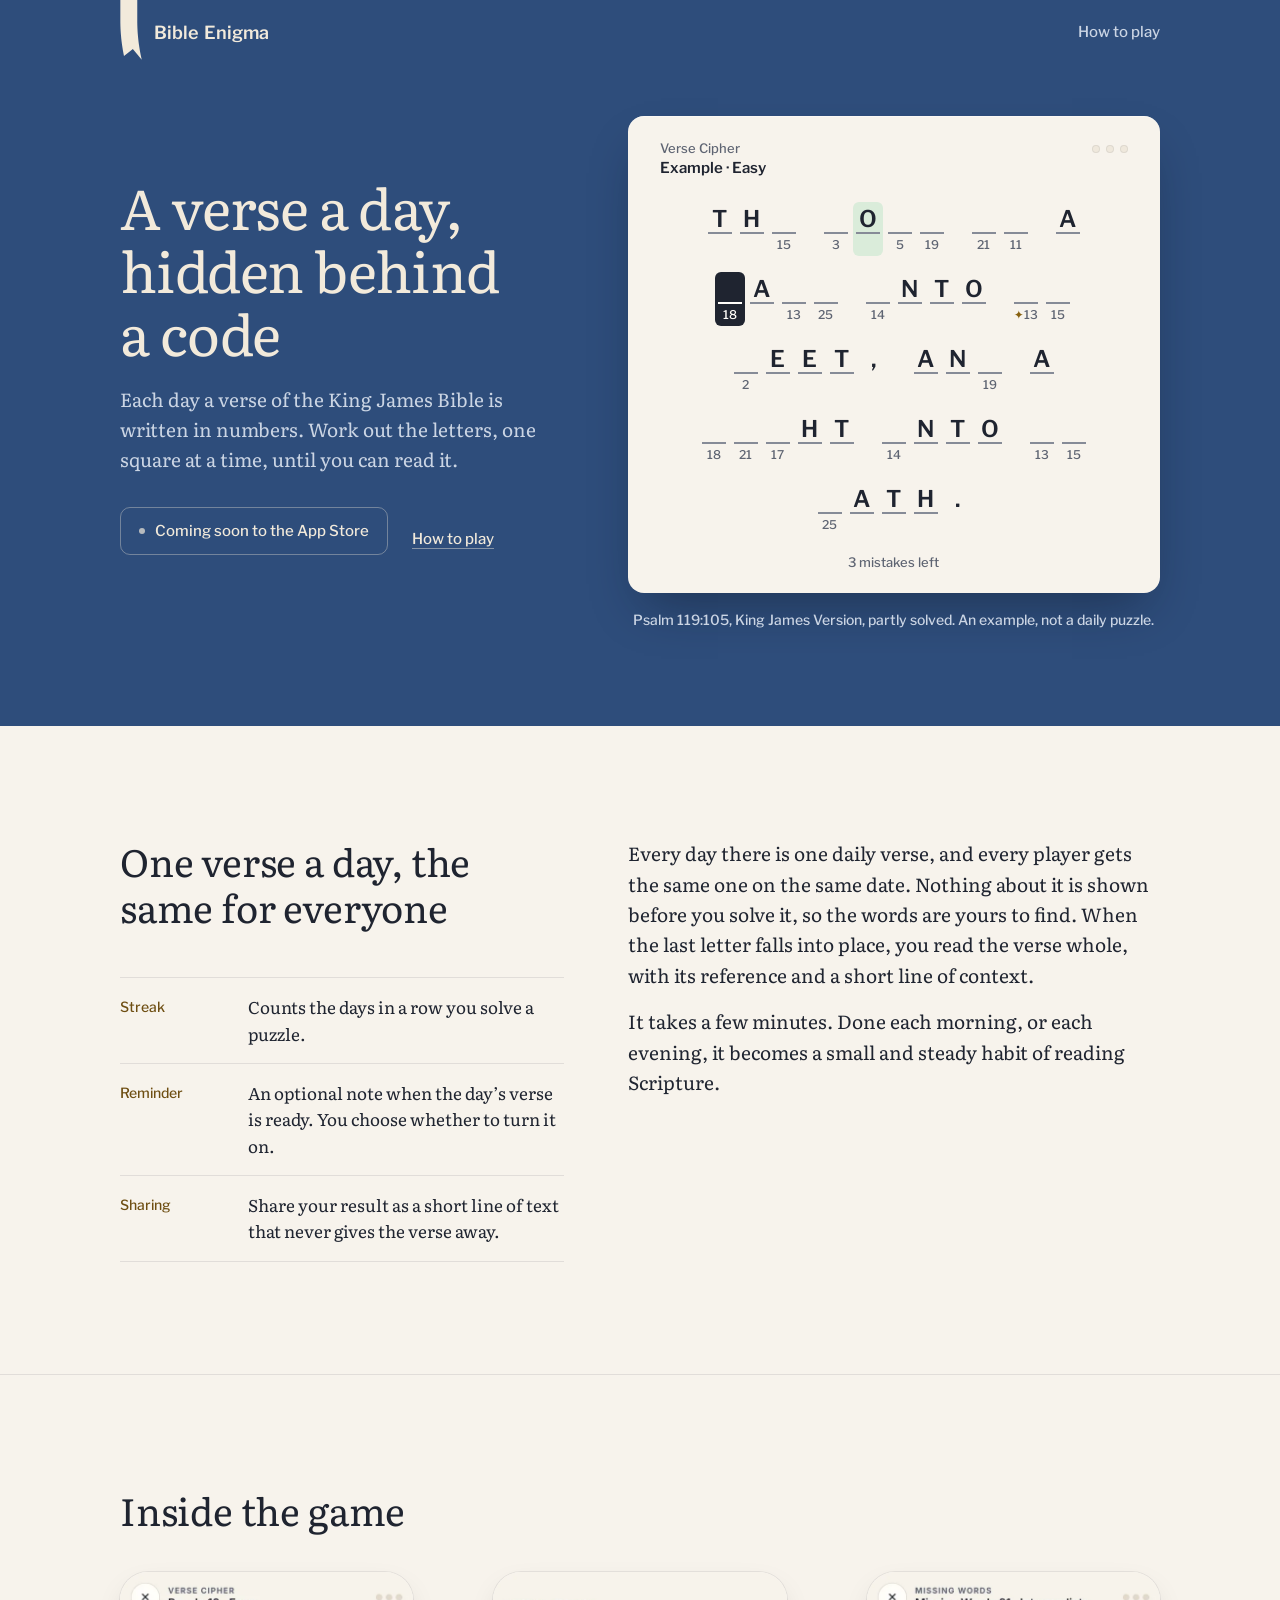
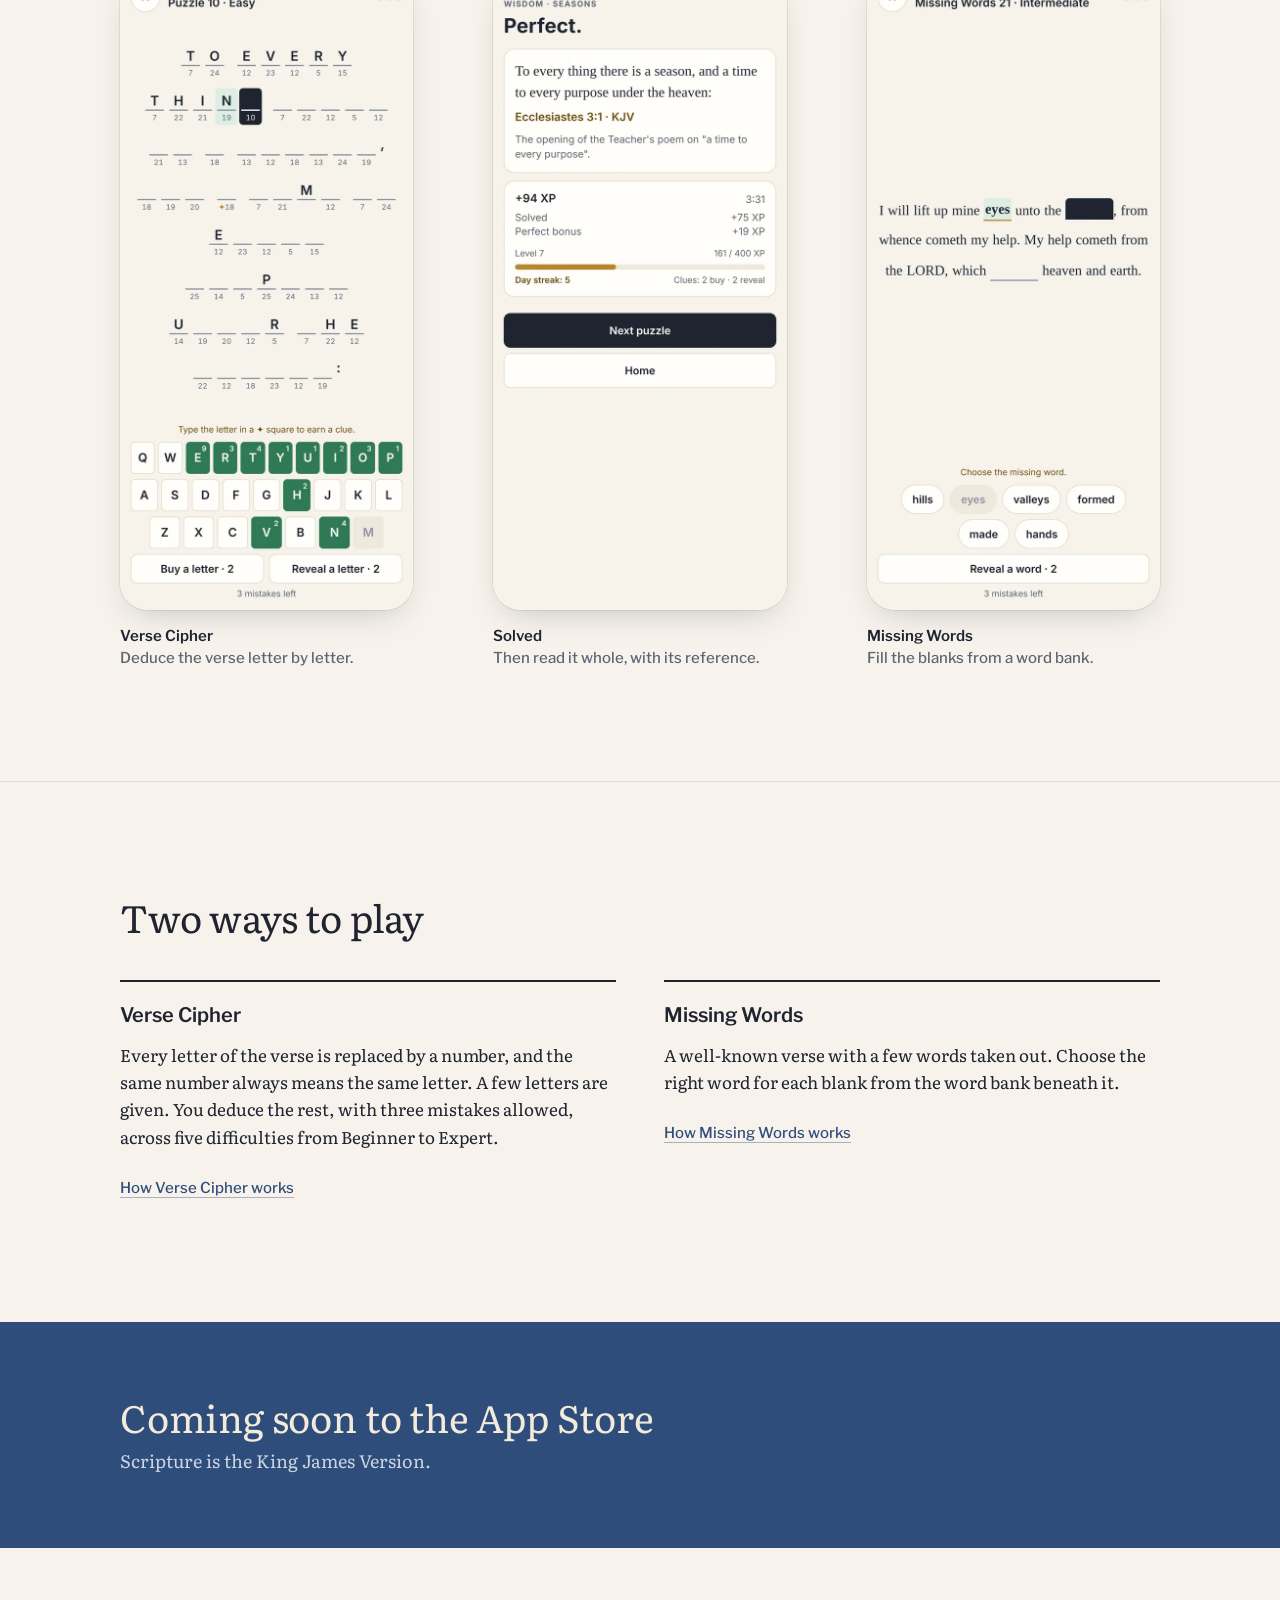
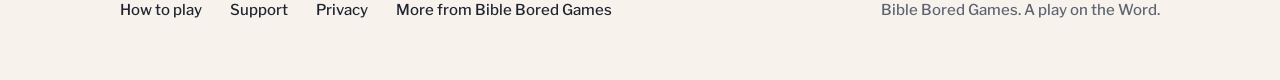
<file: index.html>
<!doctype html>
<html lang="en">
<head>
<meta charset="utf-8">
<meta name="viewport" content="width=device-width, initial-scale=1">
<title>Bible Enigma: decode a verse a day</title>
<meta name="description" content="Each day a verse of the King James Bible is hidden behind a number code. Work out the letters, one square at a time, and read it. A Bible word puzzle by Bible Bored Games.">
<meta name="theme-color" content="#2E4D7B">
<link rel="canonical" href="https://bibleenigma.app/">
<meta property="og:type" content="website">
<meta property="og:site_name" content="Bible Enigma">
<meta property="og:title" content="Bible Enigma: decode a verse a day">
<meta property="og:description" content="Each day a verse of the King James Bible is hidden behind a number code. Work out the letters and read it.">
<meta property="og:url" content="https://bibleenigma.app/">
<meta property="og:image" content="https://bibleenigma.app/assets/img/og.png">
<meta property="og:image:width" content="1200">
<meta property="og:image:height" content="630">
<meta property="og:image:alt" content="Bible Enigma: the linen ribbon on navy, beside a verse written as a number code.">
<meta name="twitter:card" content="summary_large_image">
<link rel="icon" href="/assets/img/favicon-32.png" sizes="32x32" type="image/png">
<link rel="icon" href="/assets/img/favicon-48.png" sizes="48x48" type="image/png">
<link rel="apple-touch-icon" href="/assets/img/apple-touch-icon.png">
<link rel="preload" href="/assets/fonts/Literata-400.ttf" as="font" type="font/ttf" crossorigin>
<link rel="stylesheet" href="/assets/site.css">
</head>
<body>
<a class="skip" href="#main">Skip to content</a>

<div class="on-navy">
  <header class="site-head">
    <div class="wrap">
      <a class="brand" href="/" aria-label="Bible Enigma, home">
        <svg class="ribbon" viewBox="-52 -122 130 354" aria-hidden="true" focusable="false"><path fill="#F2EADB" d="M-50.00,-400.00 L-50.00,0.00 L-49.99,5.23 L-49.95,10.45 L-49.88,15.68 L-49.78,20.91 L-49.66,26.14 L-49.51,31.36 L-49.34,36.59 L-49.13,41.82 L-48.90,47.05 L-48.65,52.27 L-48.36,57.50 L-48.05,62.73 L-47.71,67.95 L-47.34,73.18 L-46.95,78.41 L-46.53,83.64 L-46.08,88.86 L-45.61,94.09 L-45.11,99.32 L-44.58,104.55 L-44.02,109.77 L-43.44,115.00 L-42.83,120.23 L-42.20,125.45 L-41.53,130.68 L-40.84,135.91 L-40.12,141.14 L-39.38,146.36 L-38.61,151.59 L-37.81,156.82 L-36.98,162.05 L-36.13,167.27 L-35.24,172.50 L-34.34,177.73 L-33.40,182.95 L-32.44,188.18 L-31.45,193.41 L-30.43,198.64 L-29.39,203.86 L-28.32,209.09 L24.00,168.00 L76.44,230.91 L75.13,225.14 L73.86,219.36 L72.62,213.59 L71.42,207.82 L70.24,202.05 L69.10,196.27 L68.00,190.50 L66.92,184.73 L65.88,178.95 L64.87,173.18 L63.90,167.41 L62.96,161.64 L62.05,155.86 L61.17,150.09 L60.33,144.32 L59.52,138.55 L58.74,132.77 L58.00,127.00 L57.29,121.23 L56.61,115.45 L55.97,109.68 L55.35,103.91 L54.78,98.14 L54.23,92.36 L53.72,86.59 L53.24,80.82 L52.79,75.05 L52.38,69.27 L52.00,63.50 L51.65,57.73 L51.34,51.95 L51.06,46.18 L50.81,40.41 L50.59,34.64 L50.41,28.86 L50.26,23.09 L50.15,17.32 L50.07,11.55 L50.02,5.77 L50.00,0.00 L50.00,-400.00 Z"/></svg>
        <span>Bible Enigma</span>
      </a>
      <nav class="nav" aria-label="Main">
        <a href="/how-to-play/">How to play</a>
      </nav>
    </div>
  </header>

  <section class="hero" aria-labelledby="hero-title">
    <div class="wrap">
      <div>
        <h1 id="hero-title">A verse a day,<br> hidden behind a&nbsp;code</h1>
        <p class="lede">Each day a verse of the King James Bible is written in numbers. Work out the letters, one square at a time, until you can read it.</p>
        <div class="actions">
          <!--
            APP STORE: when the game is live, replace this <p class="soon"> with Apple's official
            "Download on the App Store" badge (black, from Apple's marketing guidelines page),
            linked to the app's App Store URL. Do the same in the closing section below.
          -->
          <p class="soon">Coming soon to the App Store</p>
          <a class="text-link" href="/how-to-play/">How to play</a>
        </div>
      </div>

      <figure class="board-figure">
        <div class="board-card" role="img" aria-label="An example Verse Cipher board for Psalm 119:105, partly solved. Some letters are filled in. The empty squares show the numbers that stand for their letters. One square is selected and one carries a star.">
          <div class="board-head" aria-hidden="true">
            <div><span class="kind">Verse Cipher</span><span class="title">Example · Easy</span></div>
            <div class="dots"><i></i><i></i><i></i></div>
          </div>
          <div class="board" aria-hidden="true">
            <span class="word"><span class="cell"><span class="l">T</span><span class="u"></span><span class="n"></span></span><span class="cell"><span class="l">H</span><span class="u"></span><span class="n"></span></span><span class="cell"><span class="l"></span><span class="u"></span><span class="n">15</span></span></span>
            <span class="word"><span class="cell"><span class="l"></span><span class="u"></span><span class="n">3</span></span><span class="cell flash"><span class="l">O</span><span class="u"></span><span class="n"></span></span><span class="cell"><span class="l"></span><span class="u"></span><span class="n">5</span></span><span class="cell"><span class="l"></span><span class="u"></span><span class="n">19</span></span></span>
            <span class="word"><span class="cell"><span class="l"></span><span class="u"></span><span class="n">21</span></span><span class="cell"><span class="l"></span><span class="u"></span><span class="n">11</span></span></span>
            <span class="word"><span class="cell"><span class="l">A</span><span class="u"></span><span class="n"></span></span></span>
            <span class="word"><span class="cell sel"><span class="l"></span><span class="u"></span><span class="n">18</span></span><span class="cell"><span class="l">A</span><span class="u"></span><span class="n"></span></span><span class="cell"><span class="l"></span><span class="u"></span><span class="n">13</span></span><span class="cell"><span class="l"></span><span class="u"></span><span class="n">25</span></span></span>
            <span class="word"><span class="cell"><span class="l"></span><span class="u"></span><span class="n">14</span></span><span class="cell"><span class="l">N</span><span class="u"></span><span class="n"></span></span><span class="cell"><span class="l">T</span><span class="u"></span><span class="n"></span></span><span class="cell"><span class="l">O</span><span class="u"></span><span class="n"></span></span></span>
            <span class="word"><span class="cell"><span class="l"></span><span class="u"></span><span class="n"><b>✦</b>13</span></span><span class="cell"><span class="l"></span><span class="u"></span><span class="n">15</span></span></span>
            <span class="word"><span class="cell"><span class="l"></span><span class="u"></span><span class="n">2</span></span><span class="cell"><span class="l">E</span><span class="u"></span><span class="n"></span></span><span class="cell"><span class="l">E</span><span class="u"></span><span class="n"></span></span><span class="cell"><span class="l">T</span><span class="u"></span><span class="n"></span></span><span class="cell sym"><span class="l">,</span><span class="u"></span><span class="n"></span></span></span>
            <span class="word"><span class="cell"><span class="l">A</span><span class="u"></span><span class="n"></span></span><span class="cell"><span class="l">N</span><span class="u"></span><span class="n"></span></span><span class="cell"><span class="l"></span><span class="u"></span><span class="n">19</span></span></span>
            <span class="word"><span class="cell"><span class="l">A</span><span class="u"></span><span class="n"></span></span></span>
            <span class="word"><span class="cell"><span class="l"></span><span class="u"></span><span class="n">18</span></span><span class="cell"><span class="l"></span><span class="u"></span><span class="n">21</span></span><span class="cell"><span class="l"></span><span class="u"></span><span class="n">17</span></span><span class="cell"><span class="l">H</span><span class="u"></span><span class="n"></span></span><span class="cell"><span class="l">T</span><span class="u"></span><span class="n"></span></span></span>
            <span class="word"><span class="cell"><span class="l"></span><span class="u"></span><span class="n">14</span></span><span class="cell"><span class="l">N</span><span class="u"></span><span class="n"></span></span><span class="cell"><span class="l">T</span><span class="u"></span><span class="n"></span></span><span class="cell"><span class="l">O</span><span class="u"></span><span class="n"></span></span></span>
            <span class="word"><span class="cell"><span class="l"></span><span class="u"></span><span class="n">13</span></span><span class="cell"><span class="l"></span><span class="u"></span><span class="n">15</span></span></span>
            <span class="word"><span class="cell"><span class="l"></span><span class="u"></span><span class="n">25</span></span><span class="cell"><span class="l">A</span><span class="u"></span><span class="n"></span></span><span class="cell"><span class="l">T</span><span class="u"></span><span class="n"></span></span><span class="cell"><span class="l">H</span><span class="u"></span><span class="n"></span></span><span class="cell sym"><span class="l">.</span><span class="u"></span><span class="n"></span></span></span>
          </div>
          <div class="board-foot" aria-hidden="true">3 mistakes left</div>
        </div>
        <figcaption>Psalm 119:105, King James Version, partly solved. An example, not a daily puzzle.</figcaption>
      </figure>
    </div>
  </section>
</div>

<main id="main">
  <section class="section" aria-labelledby="daily-title">
    <div class="wrap split daily">
      <h2 id="daily-title">One verse a day, the same for everyone</h2>
      <div class="prose">
        <p>Every day there is one daily verse, and every player gets the same one on the same date. Nothing about it is shown before you solve it, so the words are yours to find. When the last letter falls into place, you read the verse whole, with its reference and a short line of context.</p>
        <p>It takes a few minutes. Done each morning, or each evening, it becomes a small and steady habit of reading Scripture.</p>
      </div>
      <ul class="facts">
        <li><span class="k">Streak</span><span>Counts the days in a row you solve a puzzle.</span></li>
        <li><span class="k">Reminder</span><span>An optional note when the day’s verse is ready. You choose whether to turn it on.</span></li>
        <li><span class="k">Sharing</span><span>Share your result as a short line of text that never gives the verse away.</span></li>
      </ul>
    </div>
  </section>

  <section class="section" aria-labelledby="shots-title">
    <div class="wrap">
      <div class="shots-head">
        <h2 id="shots-title">Inside the game</h2>
      </div>
      <!--
        SCREENSHOTS: these are the App Store screenshots from BibleDecoder store/screenshots/ios/iphone-6.9/
        (02, 03 and 04), resized. They still show the old green keys. Replace them with the new
        captures after BibleDecoder #155.
      -->
      <div class="shots-scroll">
        <ul class="shots">
          <li>
            <figure class="shot">
              <div class="frame"><img src="/assets/img/screen-cipher.webp" width="600" height="1304" loading="lazy" decoding="async" alt="A Verse Cipher puzzle in progress. Letters sit over numbered lines; above the keyboard, letters already found are shaded green."></div>
              <figcaption><strong>Verse Cipher</strong>Deduce the verse letter by letter.</figcaption>
            </figure>
          </li>
          <li>
            <figure class="shot">
              <div class="frame"><img src="/assets/img/screen-solved.webp" width="600" height="1304" loading="lazy" decoding="async" alt="A solved puzzle: Ecclesiastes 3:1 in full, “To every thing there is a season, and a time to every purpose under the heaven:”, with a line of context and the points earned."></div>
              <figcaption><strong>Solved</strong>Then read it whole, with its reference.</figcaption>
            </figure>
          </li>
          <li>
            <figure class="shot">
              <div class="frame"><img src="/assets/img/screen-missing-words.webp" width="600" height="1304" loading="lazy" decoding="async" alt="A Missing Words puzzle: a verse from Psalm 121 with blanks, and a word bank below to choose from."></div>
              <figcaption><strong>Missing Words</strong>Fill the blanks from a word bank.</figcaption>
            </figure>
          </li>
        </ul>
      </div>
    </div>
  </section>

  <section class="section" aria-labelledby="modes-title">
    <div class="wrap">
      <h2 id="modes-title">Two ways to play</h2>
      <div class="modes">
        <div class="mode">
          <h3>Verse Cipher</h3>
          <p>Every letter of the verse is replaced by a number, and the same number always means the same letter. A few letters are given. You deduce the rest, with three mistakes allowed, across five difficulties from Beginner to Expert.</p>
          <a class="text-link" href="/how-to-play/#verse-cipher">How Verse Cipher works</a>
        </div>
        <div class="mode">
          <h3>Missing Words</h3>
          <p>A well-known verse with a few words taken out. Choose the right word for each blank from the word bank beneath it.</p>
          <a class="text-link" href="/how-to-play/#missing-words">How Missing Words works</a>
        </div>
      </div>
    </div>
  </section>
</main>

<section class="on-navy closing" aria-labelledby="closing-title">
  <div class="wrap">
    <div>
      <h2 id="closing-title">Coming soon to the App Store</h2>
      <p>Scripture is the King James Version.</p>
    </div>
    <!--
      APP STORE: put the "Download on the App Store" badge here when the game is live, linked to
      the app's App Store URL.
    -->
  </div>
</section>

<footer class="site-foot">
  <div class="wrap">
    <nav aria-label="Footer">
      <ul class="foot-links">
        <li><a href="/how-to-play/">How to play</a></li>
        <li><a href="/support/">Support</a></li>
        <li><a href="/privacy/">Privacy</a></li>
        <!-- STUDIO SITE: the studio's site will move to https://bibleboredgames.com. Change this one link on each page (index.html, how-to-play/index.html). -->
        <li><a href="https://bibleboredgames.com/links/">More from Bible Bored Games</a></li>
      </ul>
    </nav>
    <p class="studio">Bible Bored Games. A play on the Word.</p>
  </div>
</footer>
</body>
</html>
</file>
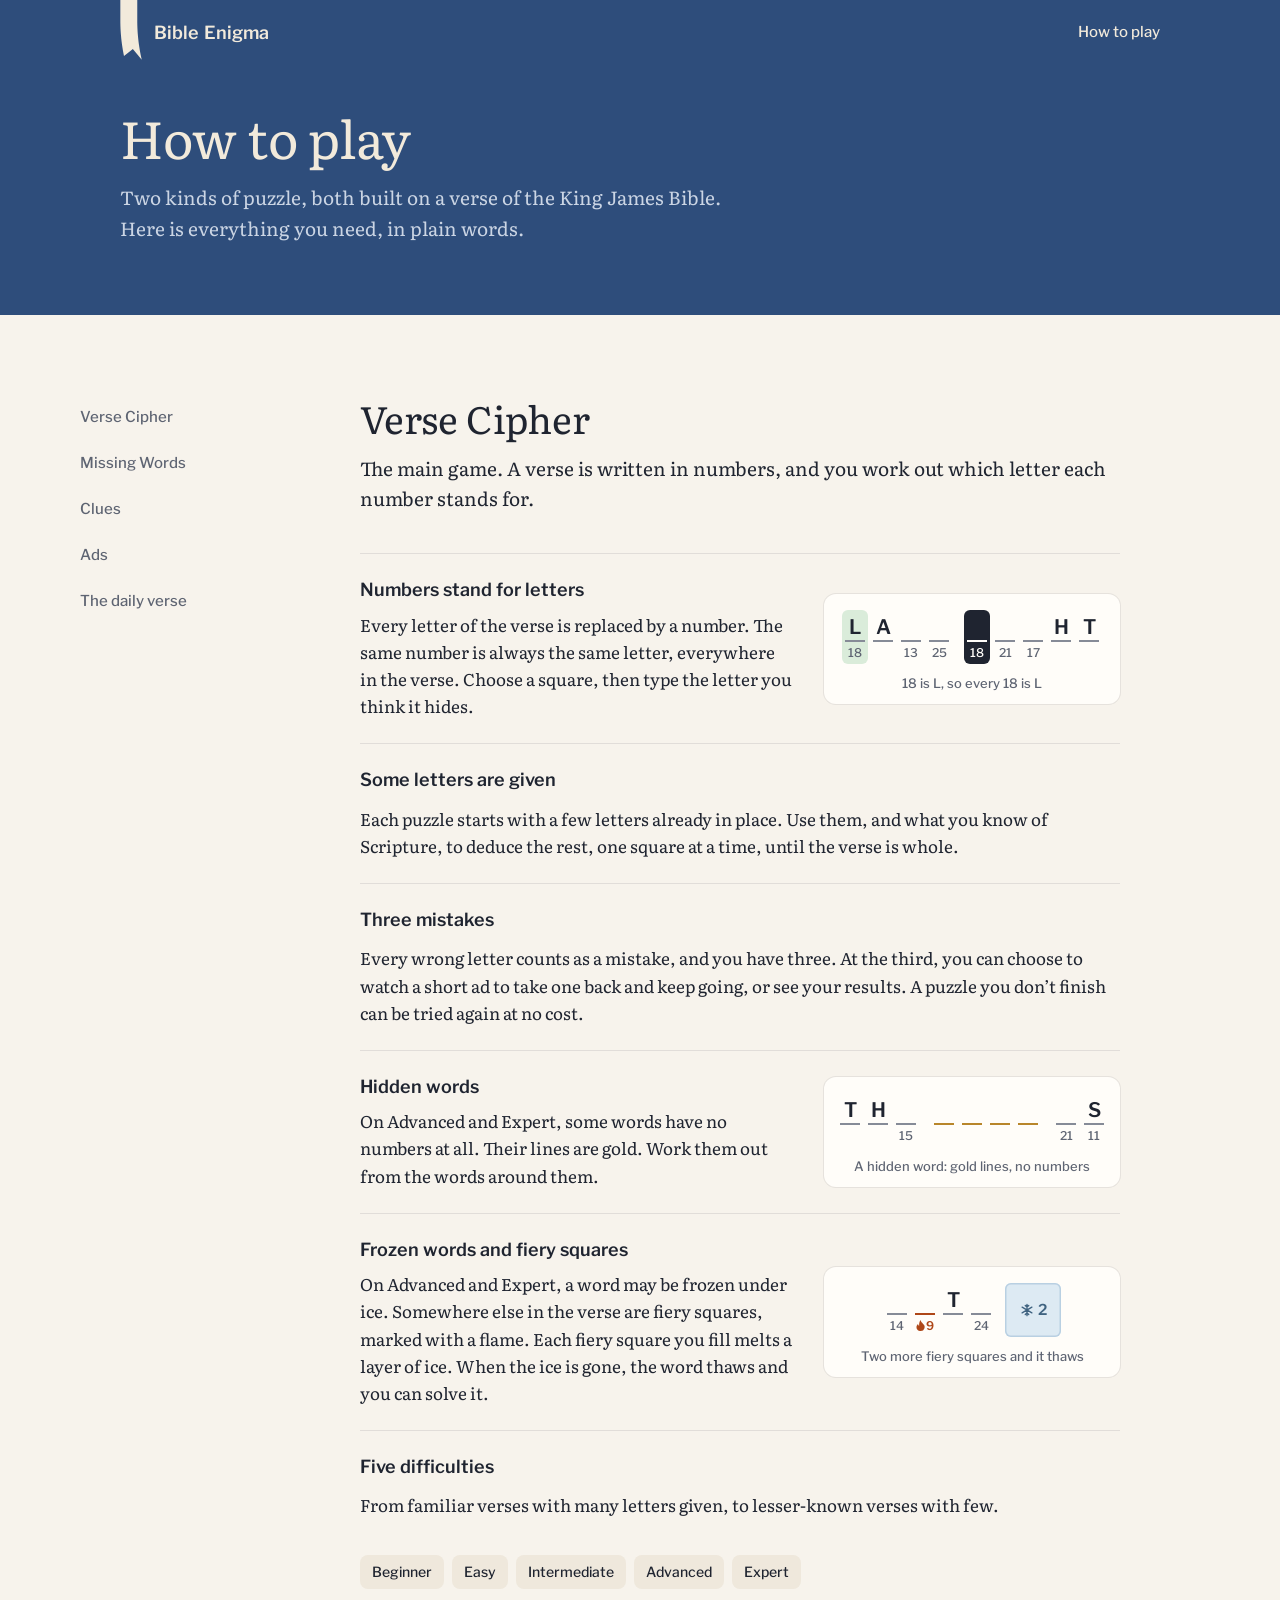
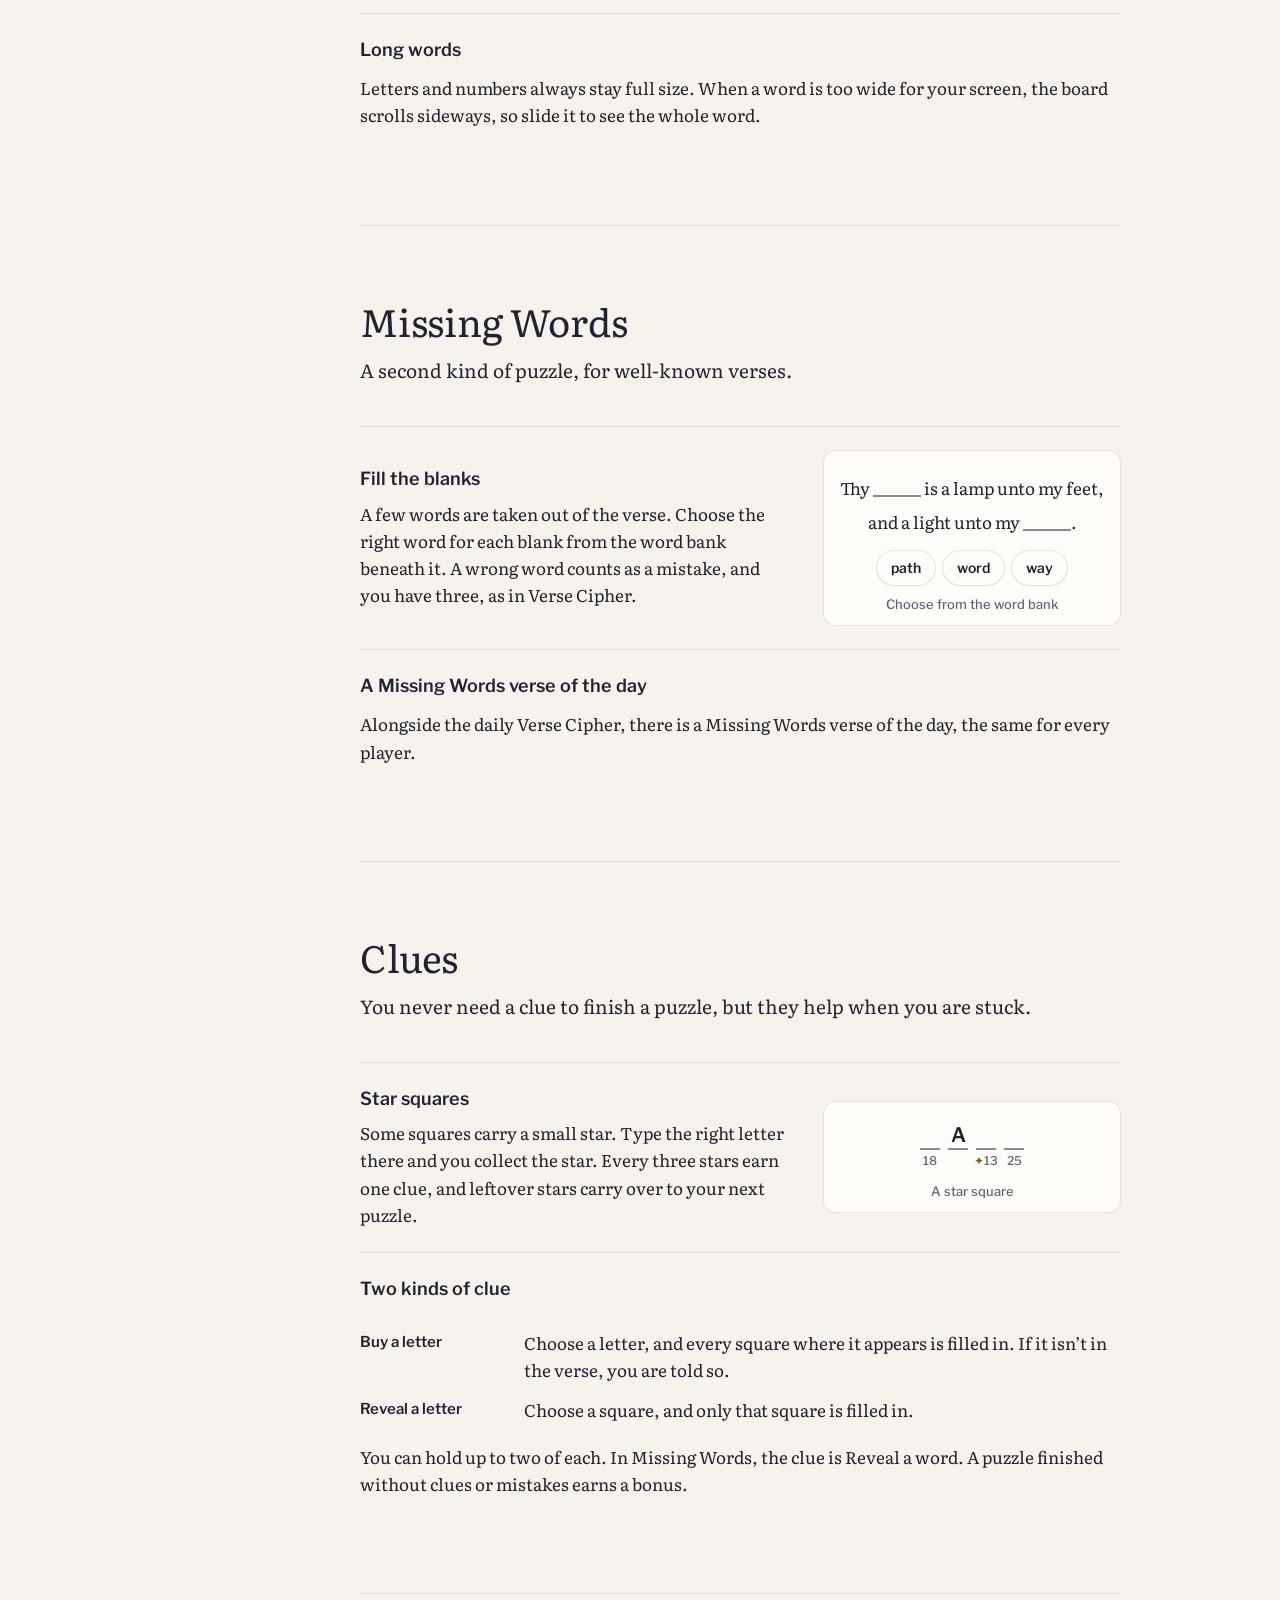
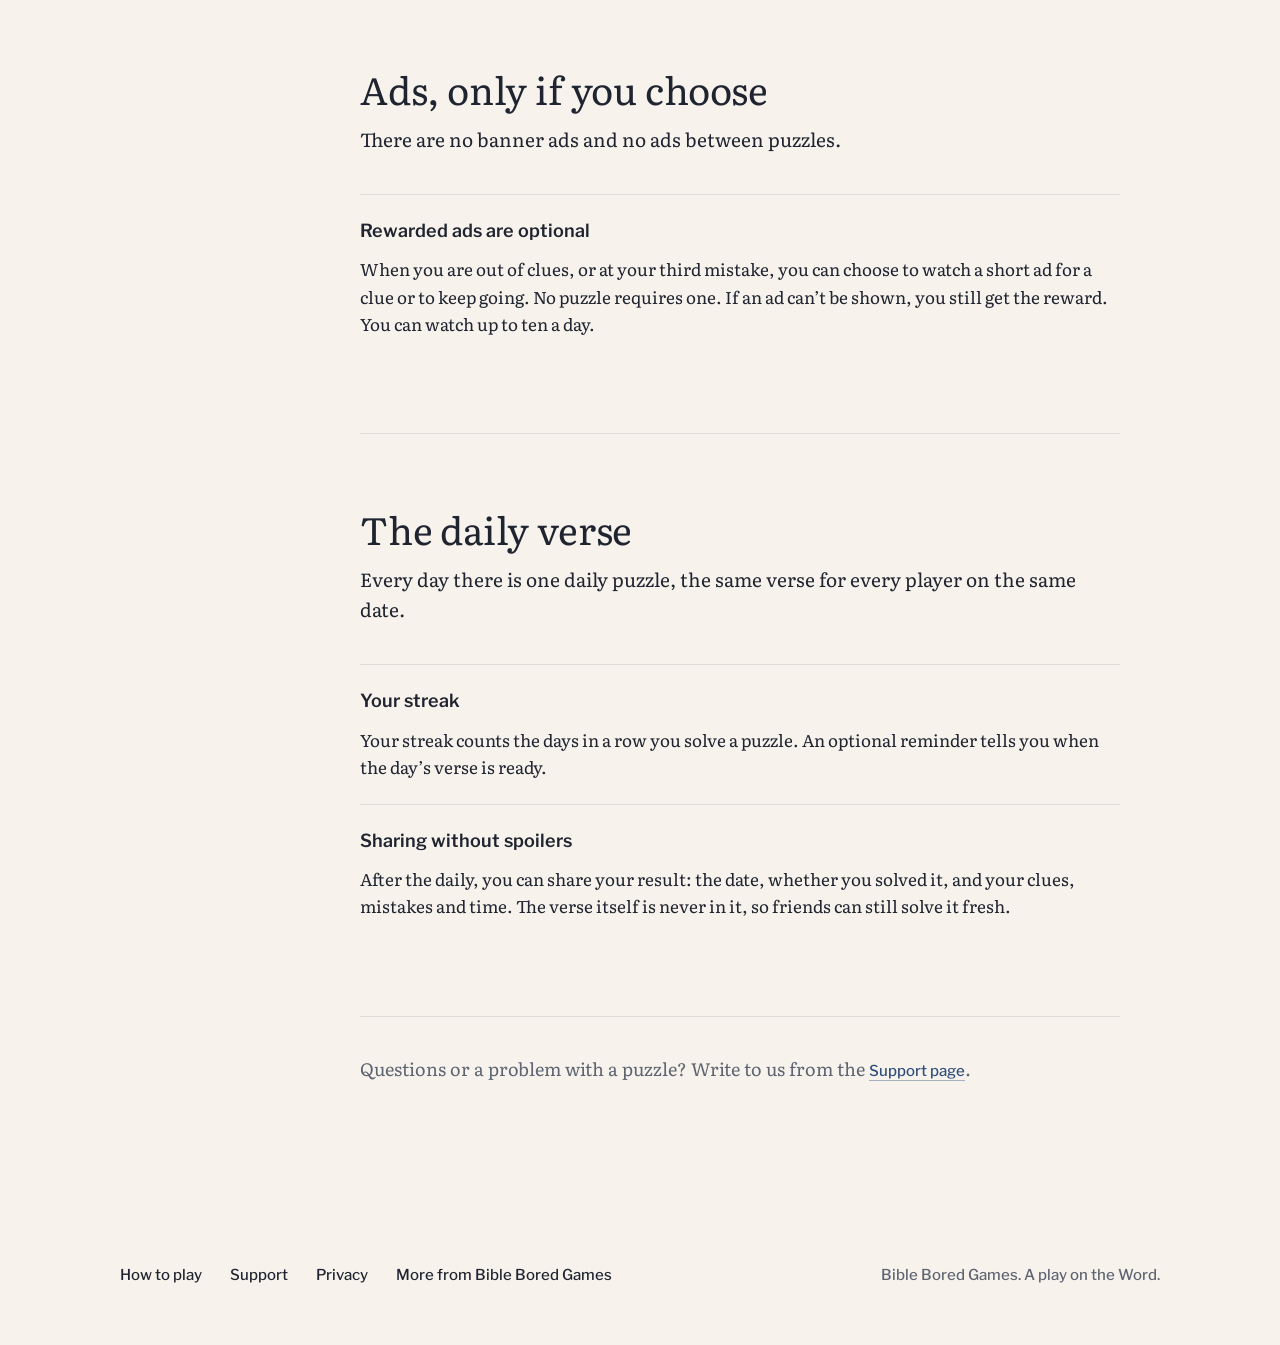
<file: how-to-play/index.html>
<!doctype html>
<html lang="en">
<head>
<meta charset="utf-8">
<meta name="viewport" content="width=device-width, initial-scale=1">
<title>How to play Bible Enigma</title>
<meta name="description" content="How to play Bible Enigma: Verse Cipher and Missing Words, clue stars, Buy a letter and Reveal a letter, the daily verse and optional ads, in plain words.">
<meta name="theme-color" content="#2E4D7B">
<link rel="canonical" href="https://bibleenigma.app/how-to-play/">
<meta property="og:type" content="article">
<meta property="og:site_name" content="Bible Enigma">
<meta property="og:title" content="How to play Bible Enigma">
<meta property="og:description" content="Numbers stand for letters. Work out the verse, one square at a time. The rules, the clues and the daily verse in plain words.">
<meta property="og:url" content="https://bibleenigma.app/how-to-play/">
<meta property="og:image" content="https://bibleenigma.app/assets/img/og.png">
<meta property="og:image:width" content="1200">
<meta property="og:image:height" content="630">
<meta property="og:image:alt" content="Bible Enigma: the linen ribbon on navy, beside a verse written as a number code.">
<meta name="twitter:card" content="summary_large_image">
<link rel="icon" href="/assets/img/favicon-32.png" sizes="32x32" type="image/png">
<link rel="icon" href="/assets/img/favicon-48.png" sizes="48x48" type="image/png">
<link rel="apple-touch-icon" href="/assets/img/apple-touch-icon.png">
<link rel="preload" href="/assets/fonts/Literata-400.ttf" as="font" type="font/ttf" crossorigin>
<link rel="stylesheet" href="/assets/site.css">
</head>
<body>
<a class="skip" href="#main">Skip to content</a>

<div class="on-navy">
  <header class="site-head">
    <div class="wrap">
      <a class="brand" href="/" aria-label="Bible Enigma, home">
        <svg class="ribbon" viewBox="-52 -122 130 354" aria-hidden="true" focusable="false"><path fill="#F2EADB" d="M-50.00,-400.00 L-50.00,0.00 L-49.99,5.23 L-49.95,10.45 L-49.88,15.68 L-49.78,20.91 L-49.66,26.14 L-49.51,31.36 L-49.34,36.59 L-49.13,41.82 L-48.90,47.05 L-48.65,52.27 L-48.36,57.50 L-48.05,62.73 L-47.71,67.95 L-47.34,73.18 L-46.95,78.41 L-46.53,83.64 L-46.08,88.86 L-45.61,94.09 L-45.11,99.32 L-44.58,104.55 L-44.02,109.77 L-43.44,115.00 L-42.83,120.23 L-42.20,125.45 L-41.53,130.68 L-40.84,135.91 L-40.12,141.14 L-39.38,146.36 L-38.61,151.59 L-37.81,156.82 L-36.98,162.05 L-36.13,167.27 L-35.24,172.50 L-34.34,177.73 L-33.40,182.95 L-32.44,188.18 L-31.45,193.41 L-30.43,198.64 L-29.39,203.86 L-28.32,209.09 L24.00,168.00 L76.44,230.91 L75.13,225.14 L73.86,219.36 L72.62,213.59 L71.42,207.82 L70.24,202.05 L69.10,196.27 L68.00,190.50 L66.92,184.73 L65.88,178.95 L64.87,173.18 L63.90,167.41 L62.96,161.64 L62.05,155.86 L61.17,150.09 L60.33,144.32 L59.52,138.55 L58.74,132.77 L58.00,127.00 L57.29,121.23 L56.61,115.45 L55.97,109.68 L55.35,103.91 L54.78,98.14 L54.23,92.36 L53.72,86.59 L53.24,80.82 L52.79,75.05 L52.38,69.27 L52.00,63.50 L51.65,57.73 L51.34,51.95 L51.06,46.18 L50.81,40.41 L50.59,34.64 L50.41,28.86 L50.26,23.09 L50.15,17.32 L50.07,11.55 L50.02,5.77 L50.00,0.00 L50.00,-400.00 Z"/></svg>
        <span>Bible Enigma</span>
      </a>
      <nav class="nav" aria-label="Main">
        <a href="/how-to-play/" aria-current="page">How to play</a>
      </nav>
    </div>
  </header>
  <div class="page-head">
    <div class="wrap">
      <h1>How to play</h1>
      <p>Two kinds of puzzle, both built on a verse of the King James Bible. Here is everything you need, in plain words.</p>
    </div>
  </div>
</div>

<main id="main" class="wrap guide">
  <nav class="toc" aria-label="On this page">
    <ol>
      <li><a href="#verse-cipher">Verse Cipher</a></li>
      <li><a href="#missing-words">Missing Words</a></li>
      <li><a href="#clues">Clues</a></li>
      <li><a href="#ads">Ads</a></li>
      <li><a href="#daily">The daily verse</a></li>
    </ol>
  </nav>

  <div>
    <section class="chapter" id="verse-cipher" aria-labelledby="vc-title">
      <h2 id="vc-title">Verse Cipher</h2>
      <p class="intro">The main game. A verse is written in numbers, and you work out which letter each number stands for.</p>

      <div class="rule has-fig">
        <div>
          <h3>Numbers stand for letters</h3>
          <p>Every letter of the verse is replaced by a number. The same number is always the same letter, everywhere in the verse. Choose a square, then type the letter you think it hides.</p>
        </div>
        <figure class="mini">
          <div class="board" aria-hidden="true">
            <span class="word"><span class="cell flash"><span class="l">L</span><span class="u"></span><span class="n">18</span></span><span class="cell"><span class="l">A</span><span class="u"></span><span class="n"></span></span><span class="cell"><span class="l"></span><span class="u"></span><span class="n">13</span></span><span class="cell"><span class="l"></span><span class="u"></span><span class="n">25</span></span></span>
            <span class="word"><span class="cell sel"><span class="l"></span><span class="u"></span><span class="n">18</span></span><span class="cell"><span class="l"></span><span class="u"></span><span class="n">21</span></span><span class="cell"><span class="l"></span><span class="u"></span><span class="n">17</span></span><span class="cell"><span class="l">H</span><span class="u"></span><span class="n"></span></span><span class="cell"><span class="l">T</span><span class="u"></span><span class="n"></span></span></span>
          </div>
          <figcaption>18 is L, so every 18 is L</figcaption>
        </figure>
      </div>

      <div class="rule">
        <h3>Some letters are given</h3>
        <p>Each puzzle starts with a few letters already in place. Use them, and what you know of Scripture, to deduce the rest, one square at a time, until the verse is whole.</p>
      </div>

      <div class="rule">
        <h3>Three mistakes</h3>
        <p>Every wrong letter counts as a mistake, and you have three. At the third, you can choose to watch a short ad to take one back and keep going, or see your results. A puzzle you don’t finish can be tried again at no cost.</p>
      </div>

      <div class="rule has-fig">
        <div>
          <h3>Hidden words</h3>
          <p>On Advanced and Expert, some words have no numbers at all. Their lines are gold. Work them out from the words around them.</p>
        </div>
        <figure class="mini">
          <div class="board" aria-hidden="true">
            <span class="word"><span class="cell"><span class="l">T</span><span class="u"></span><span class="n"></span></span><span class="cell"><span class="l">H</span><span class="u"></span><span class="n"></span></span><span class="cell"><span class="l"></span><span class="u"></span><span class="n">15</span></span></span>
            <span class="word"><span class="cell hidden"><span class="l"></span><span class="u"></span><span class="n"></span></span><span class="cell hidden"><span class="l"></span><span class="u"></span><span class="n"></span></span><span class="cell hidden"><span class="l"></span><span class="u"></span><span class="n"></span></span><span class="cell hidden"><span class="l"></span><span class="u"></span><span class="n"></span></span></span>
            <span class="word"><span class="cell"><span class="l"></span><span class="u"></span><span class="n">21</span></span><span class="cell"><span class="l">S</span><span class="u"></span><span class="n">11</span></span></span>
          </div>
          <figcaption>A hidden word: gold lines, no numbers</figcaption>
        </figure>
      </div>

      <div class="rule has-fig">
        <div>
          <h3>Frozen words and fiery squares</h3>
          <p>On Advanced and Expert, a word may be frozen under ice. Somewhere else in the verse are fiery squares, marked with a flame. Each fiery square you fill melts a layer of ice. When the ice is gone, the word thaws and you can solve it.</p>
        </div>
        <figure class="mini">
          <div class="board" aria-hidden="true">
            <span class="word"><span class="cell"><span class="l"></span><span class="u"></span><span class="n">14</span></span><span class="cell fiery"><span class="l"></span><span class="u"></span><span class="n"><svg class="flame" viewBox="0 0 12 15" aria-hidden="true"><path fill="#AE4718" d="M6 0c.6 2.6 2.3 3.6 3.6 5.4A5.4 5.4 0 0 1 6 15 5.2 5.2 0 0 1 .5 9.6C.6 7.5 1.8 6.2 2.6 5.3c.1 1.3.7 2.2 1.6 2.6C3.8 5 4.6 2.2 6 0Z"/></svg>9</span></span><span class="cell"><span class="l">T</span><span class="u"></span><span class="n"></span></span><span class="cell"><span class="l"></span><span class="u"></span><span class="n">24</span></span></span>
            <span class="word frozen"><span class="cell"><span class="l"></span><span class="u"></span><span class="n">13</span></span><span class="cell"><span class="l"></span><span class="u"></span><span class="n">15</span></span><span class="ice"><svg viewBox="0 0 16 16" aria-hidden="true"><g fill="none" stroke="currentColor" stroke-width="1.5" stroke-linecap="round"><path d="M8 1.5v13M2.4 4.75l11.2 6.5M2.4 11.25l11.2-6.5M6 2.8 8 4.6l2-1.8M6 13.2l2-1.8 2 1.8"/></g></svg>2</span></span>
          </div>
          <figcaption>Two more fiery squares and it thaws</figcaption>
        </figure>
      </div>

      <div class="rule">
        <h3>Five difficulties</h3>
        <p>From familiar verses with many letters given, to lesser-known verses with few.</p>
        <ul class="levels">
          <li>Beginner</li><li>Easy</li><li>Intermediate</li><li>Advanced</li><li>Expert</li>
        </ul>
      </div>

      <!-- Depends on BibleDecoder PR #166 (owner ruling D-117), not yet merged. -->
      <div class="rule">
        <h3>Long words</h3>
        <p>Letters and numbers always stay full size. When a word is too wide for your screen, the board scrolls sideways, so slide it to see the whole word.</p>
      </div>
    </section>

    <section class="chapter" id="missing-words" aria-labelledby="mw-title">
      <h2 id="mw-title">Missing Words</h2>
      <p class="intro">A second kind of puzzle, for well-known verses.</p>

      <div class="rule has-fig">
        <div>
          <h3>Fill the blanks</h3>
          <p>A few words are taken out of the verse. Choose the right word for each blank from the word bank beneath it. A wrong word counts as a mistake, and you have three, as in Verse Cipher.</p>
        </div>
        <figure class="mini mw">
          <p class="mw-verse" aria-hidden="true">Thy <span class="blank"></span> is a lamp unto my feet, and a light unto my <span class="blank"></span>.</p>
          <div class="chips" aria-hidden="true"><span>path</span><span>word</span><span>way</span></div>
          <figcaption>Choose from the word bank</figcaption>
        </figure>
      </div>

      <!-- Depends on BibleDecoder PR #138, not yet merged. -->
      <div class="rule">
        <h3>A Missing Words verse of the day</h3>
        <p>Alongside the daily Verse Cipher, there is a Missing Words verse of the day, the same for every player.</p>
      </div>
    </section>

    <section class="chapter" id="clues" aria-labelledby="clues-title">
      <h2 id="clues-title">Clues</h2>
      <p class="intro">You never need a clue to finish a puzzle, but they help when you are stuck.</p>

      <!-- Depends on BibleDecoder PR #143 (owner ruling D-113), not yet merged. -->
      <div class="rule has-fig">
        <div>
          <h3>Star squares</h3>
          <p>Some squares carry a small star. Type the right letter there and you collect the star. Every three stars earn one clue, and leftover stars carry over to your next puzzle.</p>
        </div>
        <figure class="mini">
          <div class="board" aria-hidden="true">
            <span class="word"><span class="cell"><span class="l"></span><span class="u"></span><span class="n">18</span></span><span class="cell"><span class="l">A</span><span class="u"></span><span class="n"></span></span><span class="cell"><span class="l"></span><span class="u"></span><span class="n"><b>✦</b>13</span></span><span class="cell"><span class="l"></span><span class="u"></span><span class="n">25</span></span></span>
          </div>
          <figcaption>A star square</figcaption>
        </figure>
      </div>

      <div class="rule">
        <h3>Two kinds of clue</h3>
        <dl class="clue-names">
          <div><dt>Buy a letter</dt><dd>Choose a letter, and every square where it appears is filled in. If it isn’t in the verse, you are told so.</dd></div>
          <div><dt>Reveal a letter</dt><dd>Choose a square, and only that square is filled in.</dd></div>
        </dl>
        <p class="after">You can hold up to two of each. In Missing Words, the clue is Reveal a word. A puzzle finished without clues or mistakes earns a bonus.</p>
      </div>
    </section>

    <section class="chapter" id="ads" aria-labelledby="ads-title">
      <h2 id="ads-title">Ads, only if you choose</h2>
      <p class="intro">There are no banner ads and no ads between puzzles.</p>
      <div class="rule">
        <h3>Rewarded ads are optional</h3>
        <p>When you are out of clues, or at your third mistake, you can choose to watch a short ad for a clue or to keep going. No puzzle requires one. If an ad can’t be shown, you still get the reward. You can watch up to ten a day.</p>
      </div>
    </section>

    <section class="chapter" id="daily" aria-labelledby="daily-title">
      <h2 id="daily-title">The daily verse</h2>
      <p class="intro">Every day there is one daily puzzle, the same verse for every player on the same date.</p>
      <div class="rule">
        <h3>Your streak</h3>
        <p>Your streak counts the days in a row you solve a puzzle. An optional reminder tells you when the day’s verse is ready.</p>
      </div>
      <div class="rule">
        <h3>Sharing without spoilers</h3>
        <p>After the daily, you can share your result: the date, whether you solved it, and your clues, mistakes and time. The verse itself is never in it, so friends can still solve it fresh.</p>
      </div>
    </section>

    <div class="next-step">
      <p class="muted">Questions or a problem with a puzzle? Write to us from the <a class="text-link" href="/support/">Support page</a>.</p>
    </div>
  </div>
</main>

<footer class="site-foot">
  <div class="wrap">
    <nav aria-label="Footer">
      <ul class="foot-links">
        <li><a href="/how-to-play/">How to play</a></li>
        <li><a href="/support/">Support</a></li>
        <li><a href="/privacy/">Privacy</a></li>
        <!-- STUDIO SITE: the studio's site will move to https://bibleboredgames.com. Change this one link on each page (index.html, how-to-play/index.html). -->
        <li><a href="https://bibleboredgames.com/links/">More from Bible Bored Games</a></li>
      </ul>
    </nav>
    <p class="studio">Bible Bored Games. A play on the Word.</p>
  </div>
</footer>
</body>
</html>
</file>
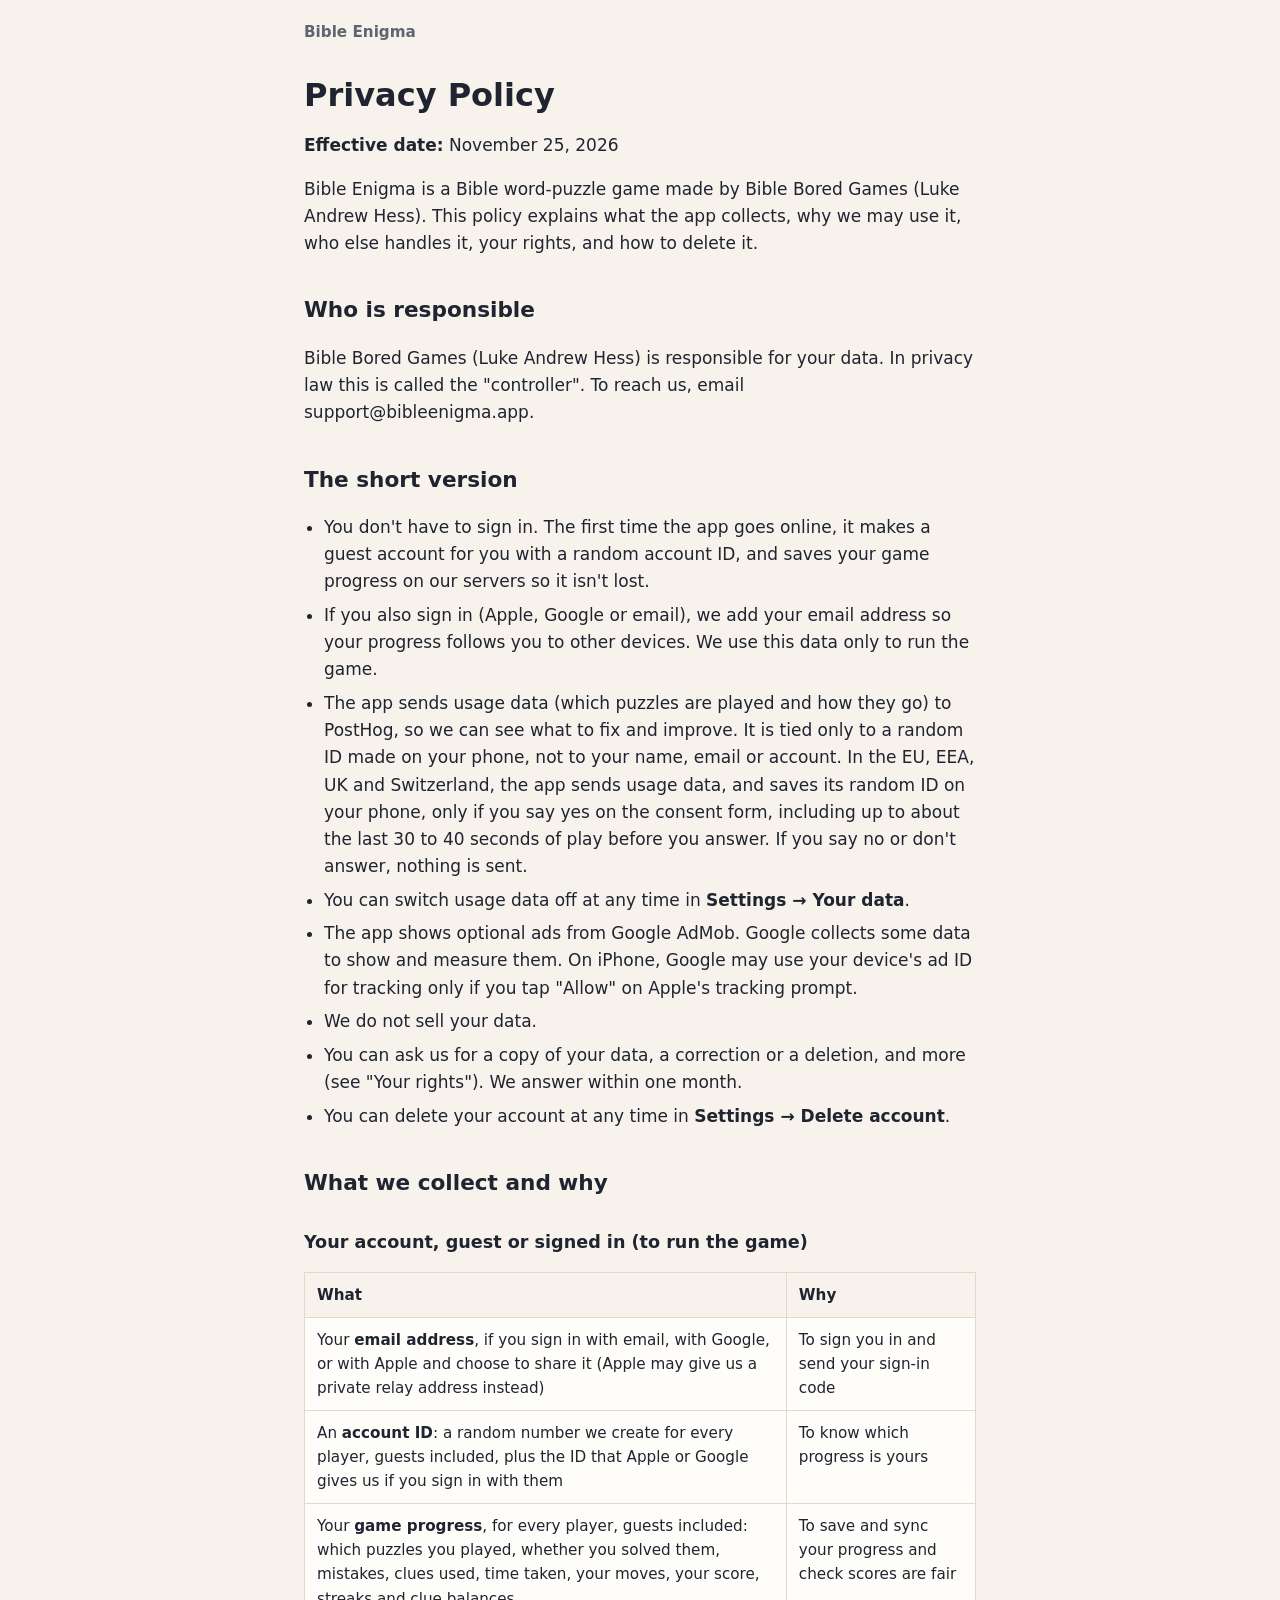
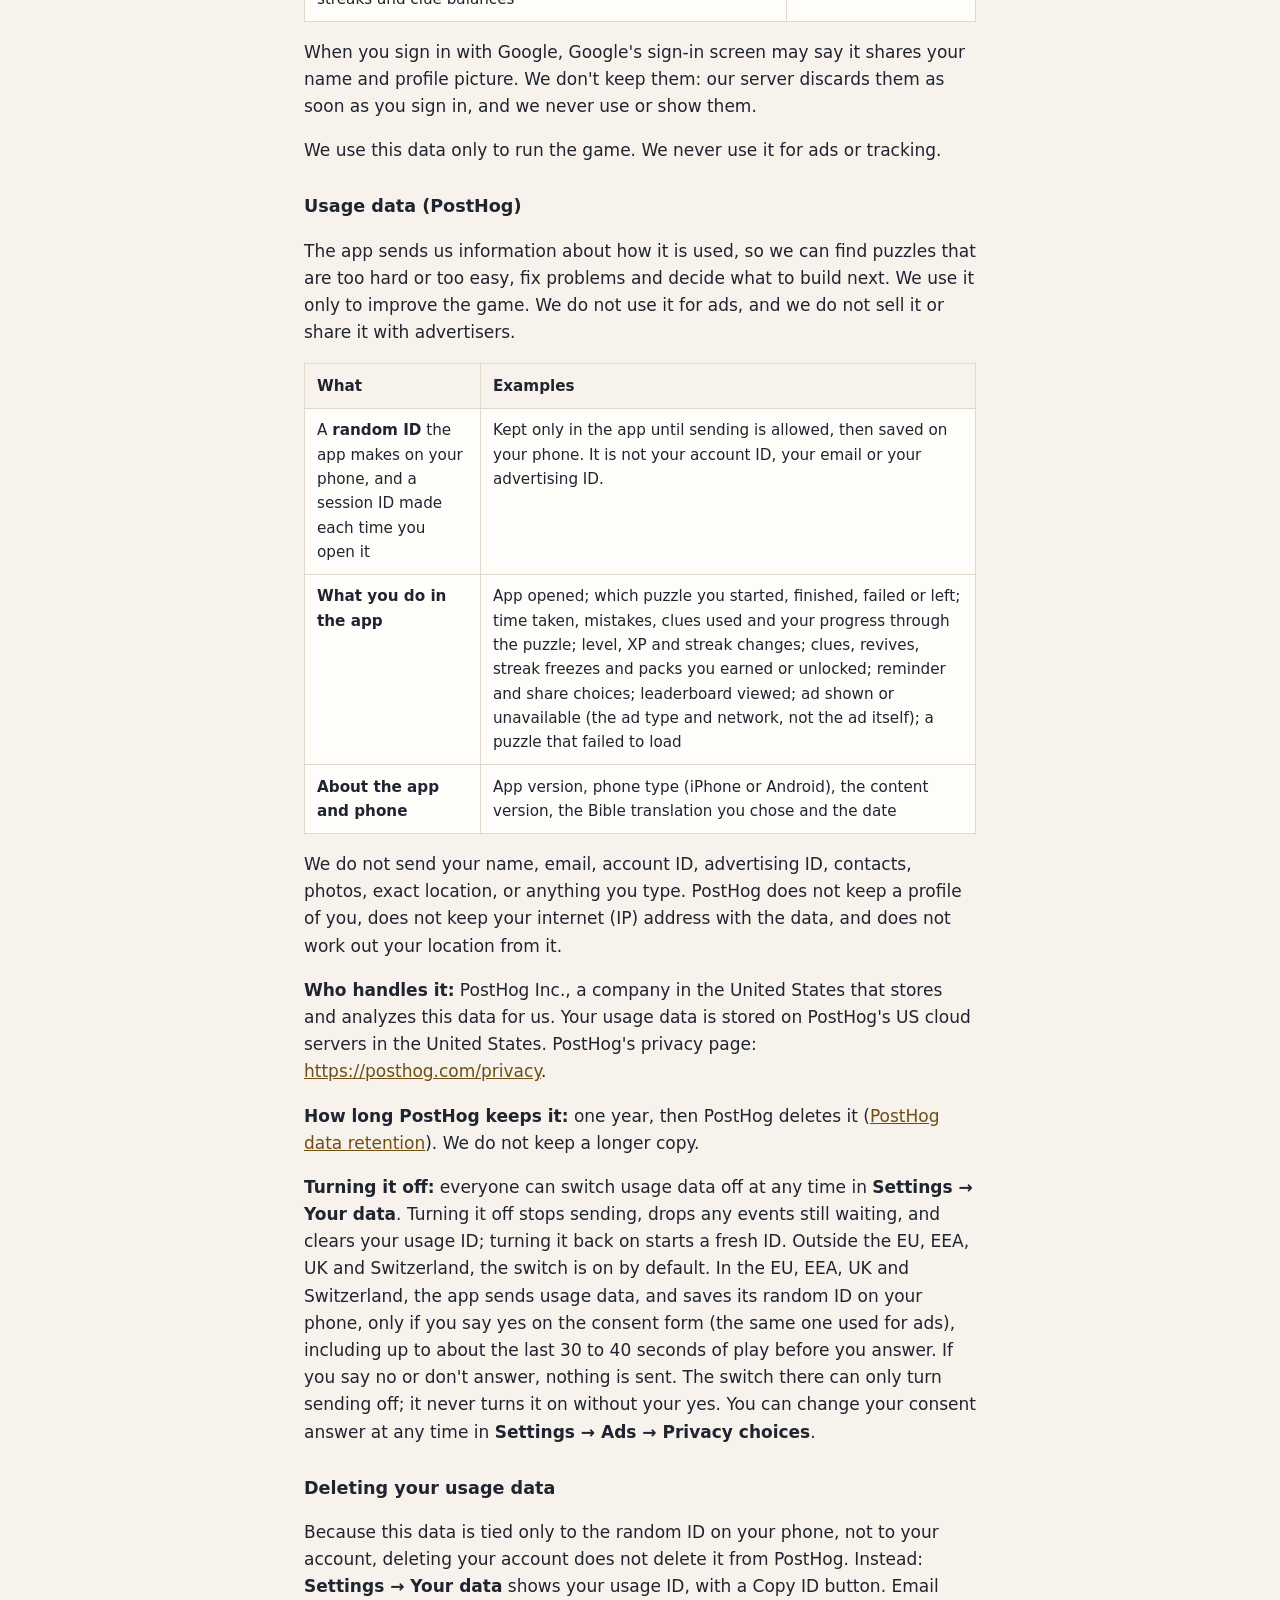
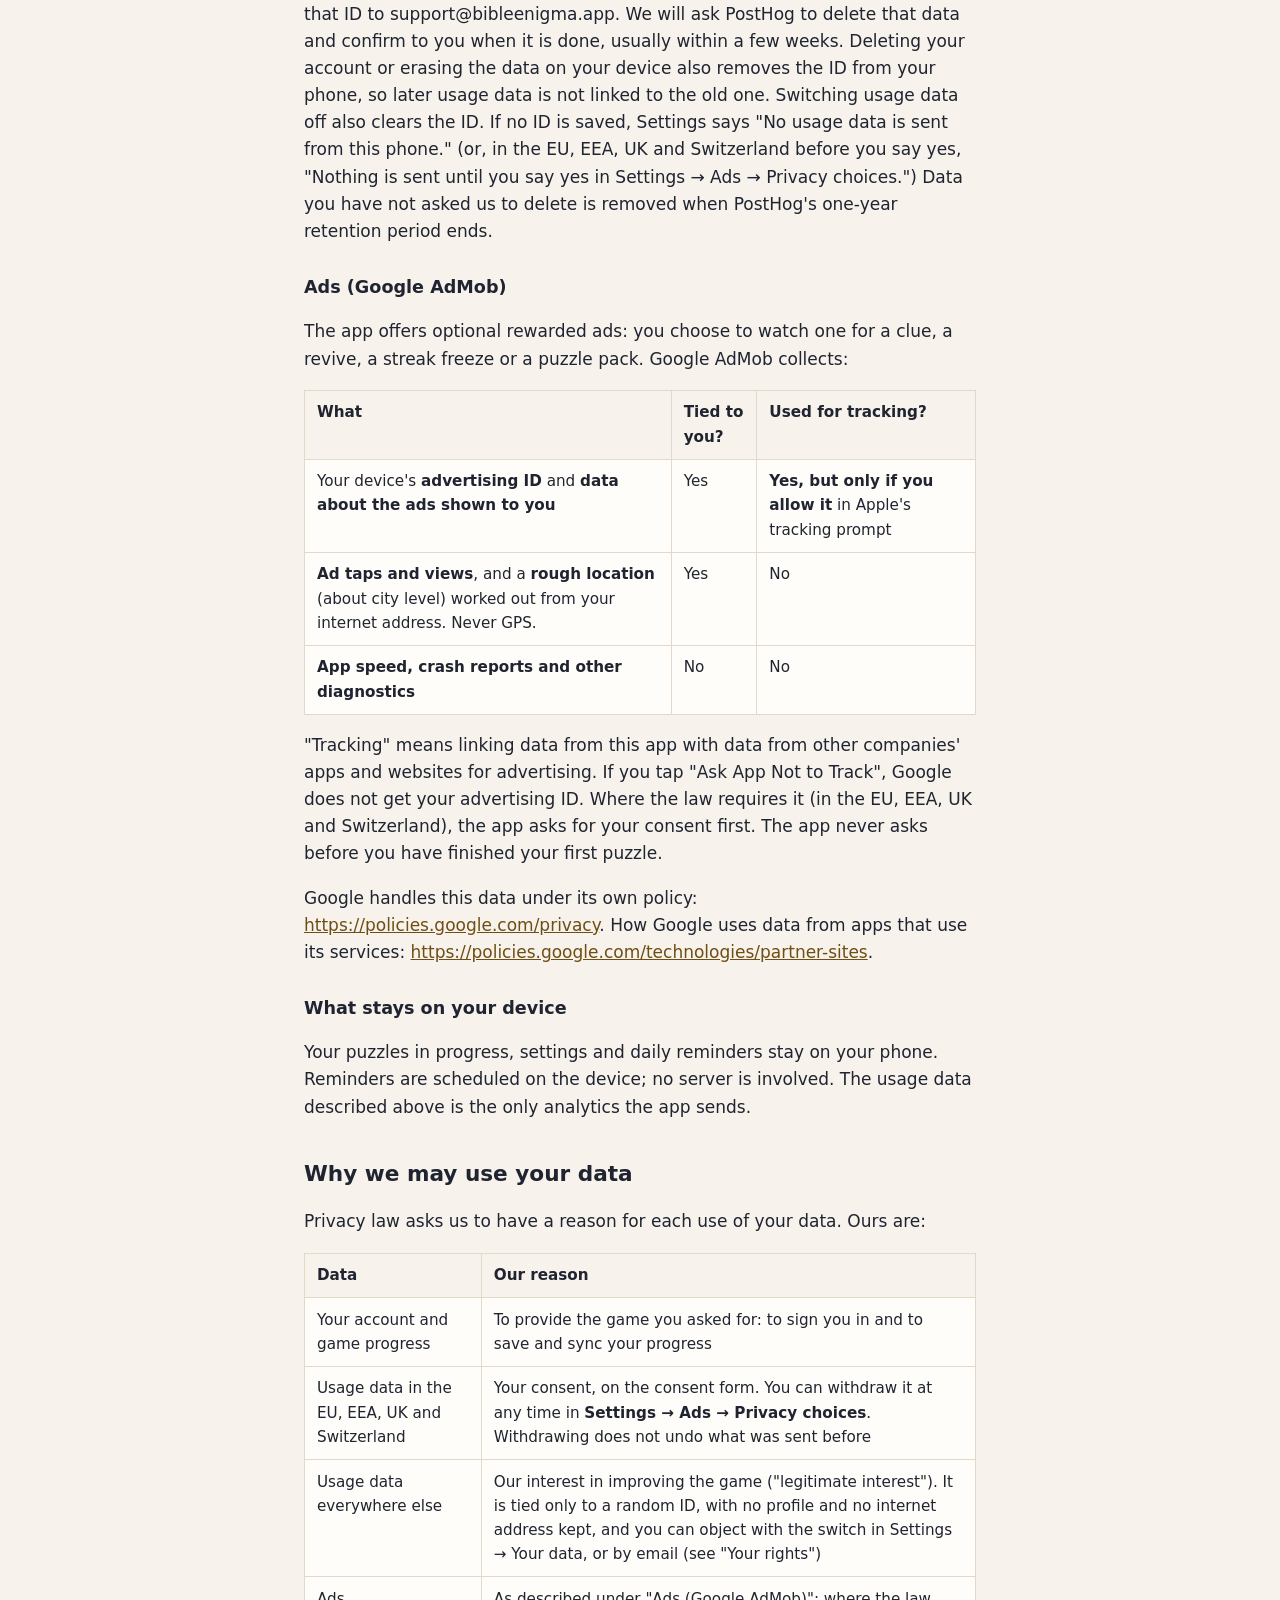
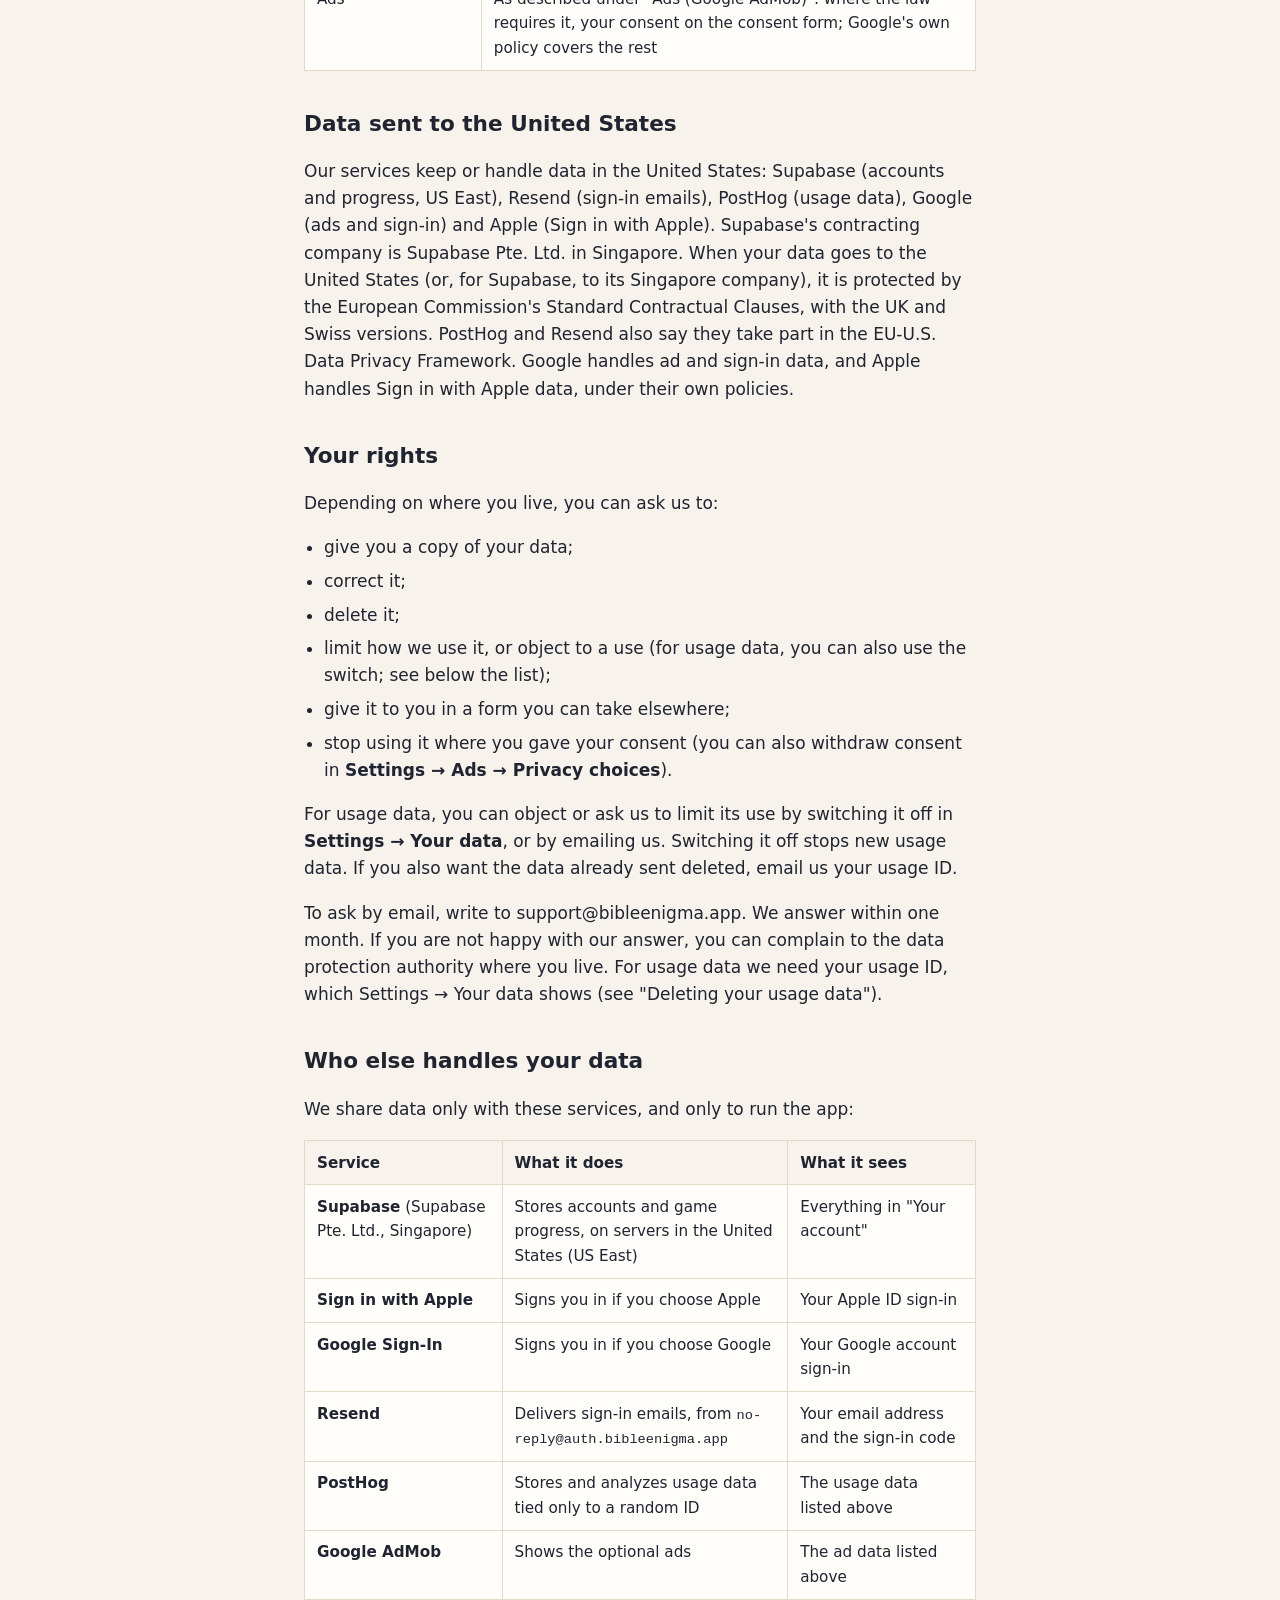
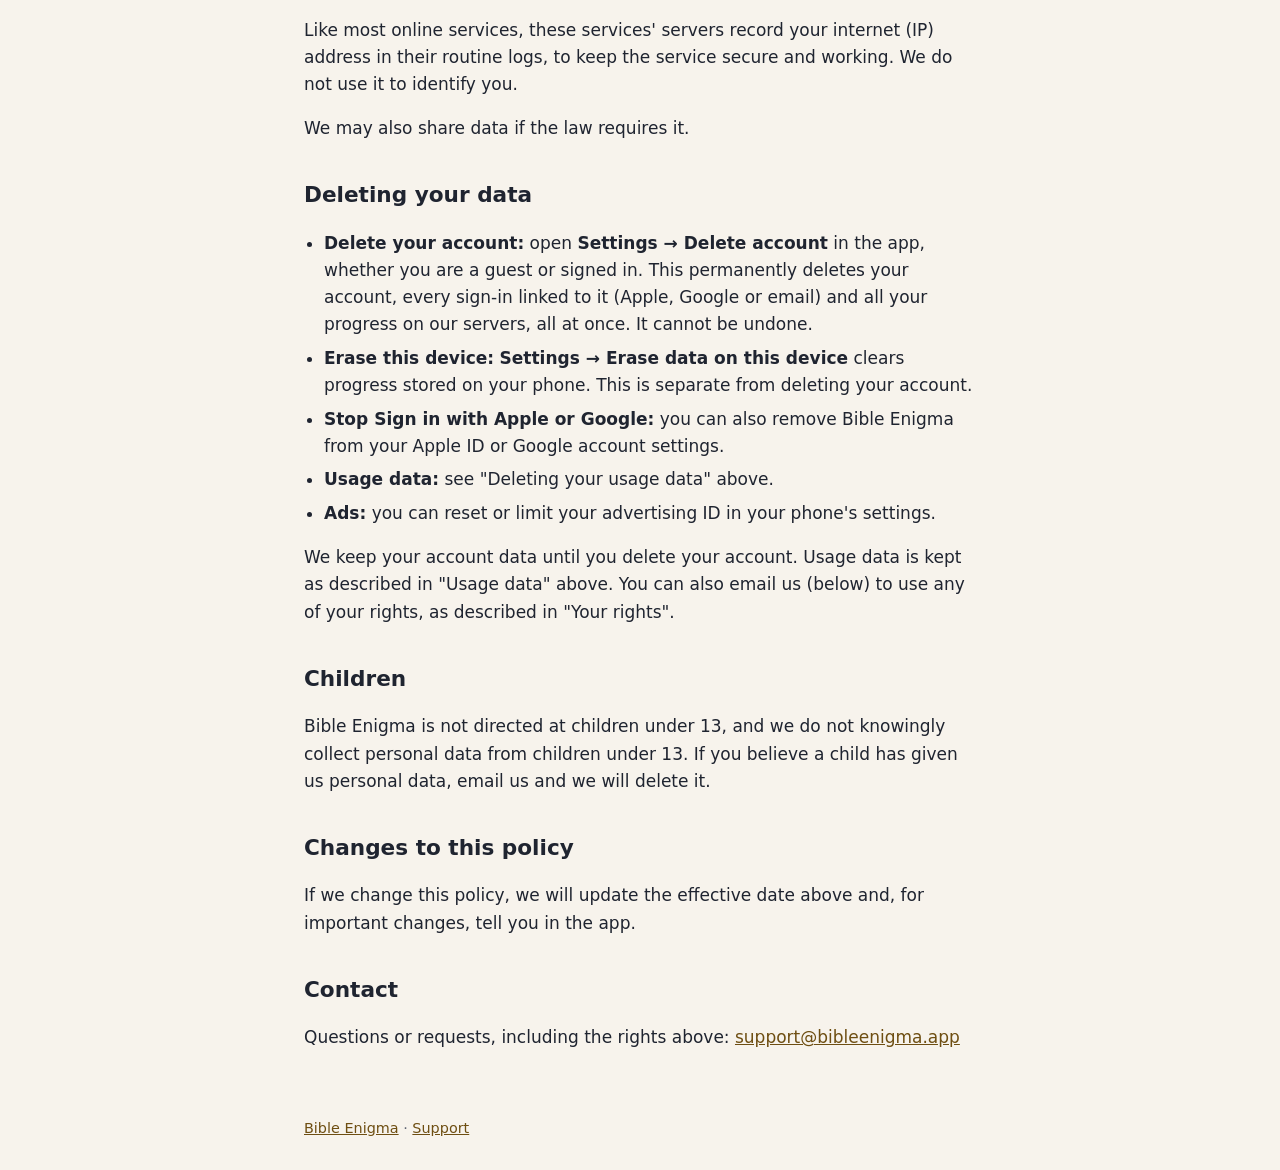
<file: privacy/index.html>
<!doctype html>
<html lang="en">
<head>
<meta charset="utf-8">
<meta name="viewport" content="width=device-width, initial-scale=1">
<title>Privacy Policy · Bible Enigma</title>
<meta name="description" content="What Bible Enigma collects, why, who else handles it, and how to delete it.">
<link rel="stylesheet" href="/style.css">
</head>
<body>
<header class="site"><a href="/">Bible Enigma</a></header>
<main>
<h1>Privacy Policy</h1>

<p><strong>Effective date:</strong> November 25, 2026</p>

<p>Bible Enigma is a Bible word-puzzle game made by Bible Bored Games
(Luke Andrew Hess). This policy explains
what the app collects, why we may use it, who else handles it, your rights, and how to delete it.</p>

<h2>Who is responsible</h2>

<p>Bible Bored Games (Luke Andrew Hess) is responsible for your data. In privacy law this is called
the "controller". To reach us, email support@bibleenigma.app.</p>

<h2>The short version</h2>

<ul>
<li>You don't have to sign in. The first time the app goes online, it makes a guest account for
you with a random account ID, and saves your game progress on our servers so it isn't lost.</li>
<li>If you also sign in (Apple, Google or email), we add your email address so your progress
follows you to other devices. We use this data only to run the game.</li>
<li>The app sends usage data (which puzzles are played and how they go) to PostHog,
so we can see what to fix and improve. It is tied only to a random ID made on your phone, not
to your name, email or account. In the EU, EEA, UK and Switzerland, the app sends usage data,
and saves its random ID on your phone, only if you say yes on the consent form, including up to
about the last 30 to 40 seconds of play before you answer. If you say no or don't answer,
nothing is sent.</li>
<li>You can switch usage data off at any time in <strong>Settings → Your data</strong>.</li>
<li>The app shows optional ads from Google AdMob. Google collects some data to show and measure
them. On iPhone, Google may use your device's ad ID for tracking only if you tap "Allow" on
Apple's tracking prompt.</li>
<li>We do not sell your data.</li>
<li>You can ask us for a copy of your data, a correction or a deletion, and more (see
"Your rights"). We answer within one month.</li>
<li>You can delete your account at any time in <strong>Settings → Delete account</strong>.</li>
</ul>

<h2>What we collect and why</h2>

<h3>Your account, guest or signed in (to run the game)</h3>

<div class="table-wrap">
<table>
<thead>
<tr><th>What</th><th>Why</th></tr>
</thead>
<tbody>
<tr><td>Your <strong>email address</strong>, if you sign in with email, with Google, or with Apple and choose to share it (Apple may give us a private relay address instead)</td><td>To sign you in and send your sign-in code</td></tr>
<tr><td>An <strong>account ID</strong>: a random number we create for every player, guests included, plus the ID that Apple or Google gives us if you sign in with them</td><td>To know which progress is yours</td></tr>
<tr><td>Your <strong>game progress</strong>, for every player, guests included: which puzzles you played, whether you solved them, mistakes, clues used, time taken, your moves, your score, streaks and clue balances</td><td>To save and sync your progress and check scores are fair</td></tr>
</tbody>
</table>
</div>

<p>When you sign in with Google, Google's sign-in screen may say it shares your name and profile
picture. We don't keep them: our server discards them as soon as you sign in, and we never use
or show them.</p>

<p>We use this data only to run the game. We never use it for ads or tracking.</p>

<h3>Usage data (PostHog)</h3>

<p>The app sends us information about how it is used, so we can find puzzles that are too hard or
too easy, fix problems and decide what to build next. We use it only to improve the game. We do
not use it for ads, and we do not sell it or share it with advertisers.</p>

<div class="table-wrap">
<table>
<thead>
<tr><th>What</th><th>Examples</th></tr>
</thead>
<tbody>
<tr><td>A <strong>random ID</strong> the app makes on your phone, and a session ID made each time you open it</td><td>Kept only in the app until sending is allowed, then saved on your phone. It is not your account ID, your email or your advertising ID.</td></tr>
<tr><td><strong>What you do in the app</strong></td><td>App opened; which puzzle you started, finished, failed or left; time taken, mistakes, clues used and your progress through the puzzle; level, XP and streak changes; clues, revives, streak freezes and packs you earned or unlocked; reminder and share choices; leaderboard viewed; ad shown or unavailable (the ad type and network, not the ad itself); a puzzle that failed to load</td></tr>
<tr><td><strong>About the app and phone</strong></td><td>App version, phone type (iPhone or Android), the content version, the Bible translation you chose and the date</td></tr>
</tbody>
</table>
</div>

<p>We do not send your name, email, account ID, advertising ID, contacts, photos, exact location,
or anything you type. PostHog does not keep a profile of you, does not keep your internet (IP)
address with the data, and does not work out your location from it.</p>

<p><strong>Who handles it:</strong> PostHog Inc., a company in the United States that stores and analyzes this
data for us. Your usage data is stored on PostHog's US cloud servers in the United States.
PostHog's privacy page: <a href="https://posthog.com/privacy">https://posthog.com/privacy</a>.</p>

<p><strong>How long PostHog keeps it:</strong> one year, then PostHog deletes it
(<a href="https://posthog.com/docs/data/events-retention">PostHog data retention</a>). We do not keep a
longer copy.</p>

<p><strong>Turning it off:</strong> everyone can switch usage data off at any time in <strong>Settings → Your data</strong>.
Turning it off stops sending, drops any events still waiting, and clears your usage ID; turning it
back on starts a fresh ID. Outside the EU, EEA, UK and Switzerland, the switch is on
by default. In the EU, EEA, UK and Switzerland, the app sends usage data, and saves its random ID on
your phone, only if you say yes on the consent form (the same one used for ads), including up to
about the last 30 to 40 seconds of play before you answer. If you say no or don't answer, nothing is
sent. The switch there can only turn sending off; it never turns it on without your yes. You can
change your consent answer at any time in <strong>Settings → Ads → Privacy choices</strong>.</p>

<h3>Deleting your usage data</h3>

<p>Because this data is tied only to the random ID on your phone, not to your account, deleting your
account does not delete it from PostHog. Instead: <strong>Settings → Your data</strong> shows your usage ID,
with a Copy ID button. Email that ID to support@bibleenigma.app. We will ask PostHog to delete that
data and confirm to you when it is done, usually within a few weeks. Deleting your account or
erasing the data on your device also removes the ID from your phone, so later usage data is not
linked to the old one. Switching usage data off also clears the ID. If no ID is saved, Settings says "No usage data is sent from this phone." (or, in the EU, EEA, UK and Switzerland before you say yes, "Nothing is sent until you say yes in Settings → Ads → Privacy choices.")
Data you have not asked us to delete is removed when PostHog's one-year retention period ends.</p>

<h3>Ads (Google AdMob)</h3>

<p>The app offers optional rewarded ads: you choose to watch one for a clue, a revive, a streak
freeze or a puzzle pack. Google AdMob collects:</p>

<div class="table-wrap">
<table>
<thead>
<tr><th>What</th><th>Tied to you?</th><th>Used for tracking?</th></tr>
</thead>
<tbody>
<tr><td>Your device's <strong>advertising ID</strong> and <strong>data about the ads shown to you</strong></td><td>Yes</td><td><strong>Yes, but only if you allow it</strong> in Apple's tracking prompt</td></tr>
<tr><td><strong>Ad taps and views</strong>, and a <strong>rough location</strong> (about city level) worked out from your internet address. Never GPS.</td><td>Yes</td><td>No</td></tr>
<tr><td><strong>App speed, crash reports and other diagnostics</strong></td><td>No</td><td>No</td></tr>
</tbody>
</table>
</div>

<p>"Tracking" means linking data from this app with data from other companies' apps and websites
for advertising. If you tap "Ask App Not to Track", Google does not get your advertising ID.
Where the law requires it (in the EU, EEA, UK and Switzerland), the app asks for your consent first.
The app never asks before you have finished your first puzzle.</p>

<p>Google handles this data under its own policy:
<a href="https://policies.google.com/privacy">https://policies.google.com/privacy</a>. How Google uses data from apps that use its services:
<a href="https://policies.google.com/technologies/partner-sites">https://policies.google.com/technologies/partner-sites</a>.</p>

<h3>What stays on your device</h3>

<p>Your puzzles in progress, settings and daily reminders stay on your phone. Reminders are
scheduled on the device; no server is involved. The usage data described above is the only analytics the app sends.</p>

<h2>Why we may use your data</h2>

<p>Privacy law asks us to have a reason for each use of your data. Ours are:</p>

<div class="table-wrap">
<table>
<thead>
<tr><th>Data</th><th>Our reason</th></tr>
</thead>
<tbody>
<tr><td>Your account and game progress</td><td>To provide the game you asked for: to sign you in and to save and sync your progress</td></tr>
<tr><td>Usage data in the EU, EEA, UK and Switzerland</td><td>Your consent, on the consent form. You can withdraw it at any time in <strong>Settings → Ads → Privacy choices</strong>. Withdrawing does not undo what was sent before</td></tr>
<tr><td>Usage data everywhere else</td><td>Our interest in improving the game ("legitimate interest"). It is tied only to a random ID, with no profile and no internet address kept, and you can object with the switch in Settings → Your data, or by email (see "Your rights")</td></tr>
<tr><td>Ads</td><td>As described under "Ads (Google AdMob)": where the law requires it, your consent on the consent form; Google's own policy covers the rest</td></tr>
</tbody>
</table>
</div>

<h2>Data sent to the United States</h2>

<p>Our services keep or handle data in the United States: Supabase (accounts and progress, US East),
Resend (sign-in emails), PostHog (usage data), Google (ads and sign-in) and Apple (Sign in with Apple). Supabase's contracting
company is Supabase Pte. Ltd. in Singapore. When your data goes to the United States (or, for
Supabase, to its Singapore company), it is protected by the European Commission's Standard
Contractual Clauses, with the UK and Swiss versions. PostHog and Resend also say they take part in
the EU-U.S. Data Privacy Framework. Google handles ad and sign-in data, and Apple handles Sign in with Apple data, under their own policies.</p>

<h2>Your rights</h2>

<p>Depending on where you live, you can ask us to:</p>

<ul>
<li>give you a copy of your data;</li>
<li>correct it;</li>
<li>delete it;</li>
<li>limit how we use it, or object to a use (for usage data, you can also use the switch; see below the list);</li>
<li>give it to you in a form you can take elsewhere;</li>
<li>stop using it where you gave your consent (you can also withdraw consent in <strong>Settings → Ads → Privacy choices</strong>).</li>
</ul>

<p>For usage data, you can object or ask us to limit its use by switching it off in <strong>Settings → Your
data</strong>, or by emailing us. Switching it off stops new usage data. If you also want the data already
sent deleted, email us your usage ID.</p>

<p>To ask by email, write to support@bibleenigma.app. We answer within one month. If you are not happy with our
answer, you can complain to the data protection authority where you live. For usage data we need
your usage ID, which Settings → Your data shows (see "Deleting your usage data").</p>

<h2>Who else handles your data</h2>

<p>We share data only with these services, and only to run the app:</p>

<div class="table-wrap">
<table>
<thead>
<tr><th>Service</th><th>What it does</th><th>What it sees</th></tr>
</thead>
<tbody>
<tr><td><strong>Supabase</strong> (Supabase Pte. Ltd., Singapore)</td><td>Stores accounts and game progress, on servers in the United States (US East)</td><td>Everything in "Your account"</td></tr>
<tr><td><strong>Sign in with Apple</strong></td><td>Signs you in if you choose Apple</td><td>Your Apple ID sign-in</td></tr>
<tr><td><strong>Google Sign-In</strong></td><td>Signs you in if you choose Google</td><td>Your Google account sign-in</td></tr>
<tr><td><strong>Resend</strong></td><td>Delivers sign-in emails, from <code>no-reply@auth.bibleenigma.app</code></td><td>Your email address and the sign-in code</td></tr>
<tr><td><strong>PostHog</strong></td><td>Stores and analyzes usage data tied only to a random ID</td><td>The usage data listed above</td></tr>
<tr><td><strong>Google AdMob</strong></td><td>Shows the optional ads</td><td>The ad data listed above</td></tr>
</tbody>
</table>
</div>

<p>Like most online services, these services' servers record your internet (IP) address in their
routine logs, to keep the service secure and working. We do not use it to identify you.</p>

<p>We may also share data if the law requires it.</p>

<h2>Deleting your data</h2>

<ul>
<li><strong>Delete your account:</strong> open <strong>Settings → Delete account</strong> in the app, whether you are a
guest or signed in. This permanently
deletes your account, every sign-in linked to it (Apple, Google or email) and all your
progress on our servers, all at once. It cannot be undone.</li>
<li><strong>Erase this device:</strong> <strong>Settings → Erase data on this device</strong> clears progress stored on
your phone. This is separate from deleting your account.</li>
<li><strong>Stop Sign in with Apple or Google:</strong> you can also remove Bible Enigma from your Apple ID
or Google account settings.</li>
<li><strong>Usage data:</strong> see "Deleting your usage data" above.</li>
<li><strong>Ads:</strong> you can reset or limit your advertising ID in your phone's settings.</li>
</ul>

<p>We keep your account data until you delete your account. Usage data is kept as described in "Usage data" above. You can also email us (below) to use any of
your rights, as described in "Your rights".</p>

<h2>Children</h2>

<p>Bible Enigma is not directed at children under 13, and we do not knowingly
collect personal data from children under 13. If you believe a child has given us personal
data, email us and we will delete it.</p>

<h2>Changes to this policy</h2>

<p>If we change this policy, we will update the effective date above and, for important changes,
tell you in the app.</p>

<h2>Contact</h2>

<p>Questions or requests, including the rights above: <a href="mailto:support@bibleenigma.app">support@bibleenigma.app</a></p>
</main>
<footer><a href="/">Bible Enigma</a> · <a href="/support/">Support</a></footer>
</body>
</html>
</file>
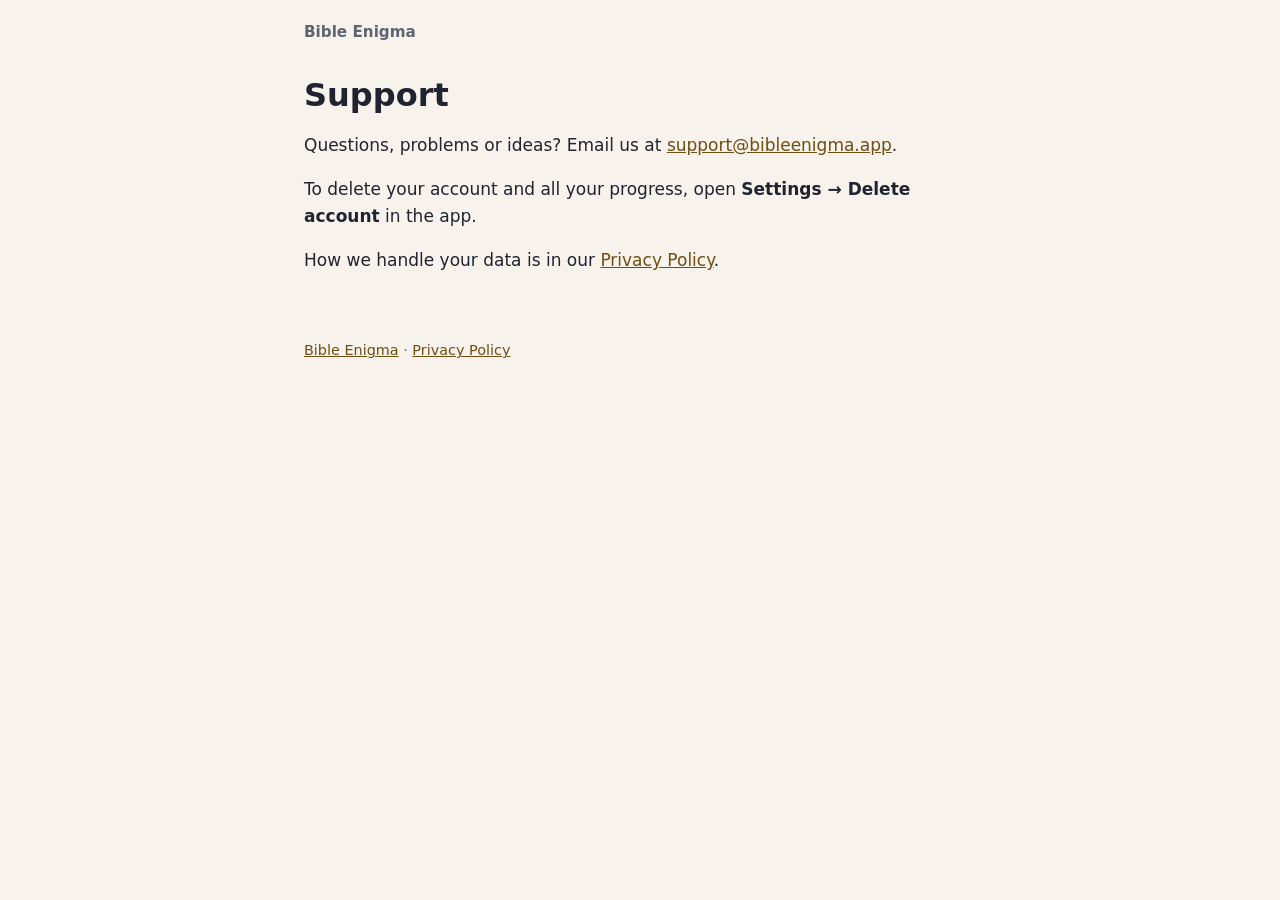
<file: support/index.html>
<!doctype html>
<html lang="en">
<head>
<meta charset="utf-8">
<meta name="viewport" content="width=device-width, initial-scale=1">
<title>Support · Bible Enigma</title>
<meta name="description" content="How to get help with Bible Enigma.">
<link rel="stylesheet" href="/style.css">
</head>
<body>
<header class="site"><a href="/">Bible Enigma</a></header>
<main>
<h1>Support</h1>
<p>Questions, problems or ideas? Email us at
<a href="mailto:support@bibleenigma.app">support@bibleenigma.app</a>.</p>
<p>To delete your account and all your progress, open <strong>Settings → Delete account</strong> in the app.</p>
<p>How we handle your data is in our <a href="/privacy/">Privacy Policy</a>.</p>
</main>
<footer><a href="/">Bible Enigma</a> · <a href="/privacy/">Privacy Policy</a></footer>
</body>
</html>
</file>
<file: assets/site.css>
/*
  Bible Enigma site: Home and How to play.
  privacy/ and support/ use /style.css and are not touched by this file.

  Colors come from the game (BibleDecoder src/ui/theme.ts) and the studio identity:
  navy #2E4D7B with the linen ribbon (HQ D-114, D-116), forest-family greens (D-116).
*/

@font-face {
  font-family: "Literata";
  src: url("/assets/fonts/Literata-400.ttf") format("truetype");
  font-weight: 400;
  font-style: normal;
  font-display: swap;
}
@font-face {
  font-family: "Libre Franklin";
  src: url("/assets/fonts/LibreFranklin-500.ttf") format("truetype");
  font-weight: 500;
  font-style: normal;
  font-display: swap;
}
@font-face {
  font-family: "Libre Franklin";
  src: url("/assets/fonts/LibreFranklin-600.ttf") format("truetype");
  font-weight: 600;
  font-style: normal;
  font-display: swap;
}

:root {
  /* Studio and app identity */
  --navy: #2E4D7B;
  --linen: #F2EADB;
  --mist: #CBD5E4;            /* secondary text on navy, 5.75:1 */

  /* The game's own neutrals */
  --paper: #F7F3EC;           /* game background */
  --surface: #FFFDF9;
  --surface-muted: #EFE8DC;
  --ink: #1F2430;             /* 14.0:1 on paper */
  --ink-muted: #5E6472;       /* 5.36:1 on paper */
  --ink-faint: #868B97;       /* lines only */
  --rule: rgba(31, 36, 48, 0.1);

  /* Game board colors */
  --gold: #B8862B;
  --gold-ink: #6E4E12;
  --mark-ink: #87600F;
  --success: #48764A;
  --success-soft: #DAECDA;
  --fire: #AE4718;
  --ice: #DDEAF3;
  --ice-edge: #B9D0E2;
  --ice-ink: #3F6380;

  --serif: "Literata", Georgia, "Times New Roman", serif;
  --sans: "Libre Franklin", system-ui, -apple-system, "Segoe UI", Roboto, sans-serif;

  --gutter: 20px;
  --max: 1120px;
  --ease: cubic-bezier(0.2, 0, 0, 1);
}

@media (min-width: 720px) {
  :root { --gutter: 40px; }
}

*, *::before, *::after { box-sizing: border-box; }

html { -webkit-text-size-adjust: 100%; }

body {
  margin: 0;
  background: var(--paper);
  color: var(--ink);
  font-family: var(--serif);
  font-size: 18px;
  line-height: 1.6;
  -webkit-font-smoothing: antialiased;
  text-rendering: optimizeLegibility;
}

img { max-width: 100%; height: auto; display: block; }

a { color: inherit; }

:focus-visible {
  outline: 2px solid var(--navy);
  outline-offset: 3px;
  border-radius: 4px;
}
.on-navy :focus-visible { outline-color: var(--linen); }

.skip {
  position: absolute;
  left: var(--gutter);
  top: -100px;
  padding: 12px 16px;
  background: var(--linen);
  color: var(--ink);
  font-family: var(--sans);
  font-weight: 600;
  font-size: 15px;
  border-radius: 8px;
  z-index: 10;
}
.skip:focus { top: 12px; }

.wrap {
  max-width: var(--max);
  margin: 0 auto;
  padding: 0 var(--gutter);
}

/* ---------- Header: the ribbon hangs from the top edge, as on the app icon ---------- */

.on-navy {
  background: var(--navy);
  color: var(--linen);
}

.site-head .wrap {
  display: flex;
  align-items: flex-start;
  justify-content: space-between;
  gap: 16px;
}

.brand {
  display: inline-flex;
  align-items: flex-start;
  gap: 12px;
  text-decoration: none;
  color: var(--linen);
  font-family: var(--sans);
  font-weight: 600;
  font-size: 18px;
  letter-spacing: 0.005em;
  min-height: 44px;
}
.brand .ribbon {
  width: 22px;
  height: 60px;
  flex: none;
  display: block;
}
.brand span { padding-top: 22px; line-height: 1.2; }

.nav {
  display: flex;
  gap: 4px;
  padding-top: 10px;
  margin-right: -12px;
}
.nav a {
  display: inline-flex;
  align-items: center;
  min-height: 44px;
  padding: 0 12px;
  font-family: var(--sans);
  font-weight: 500;
  font-size: 15px;
  color: var(--mist);
  text-decoration: none;
  border-radius: 8px;
  transition: color 150ms var(--ease), background-color 150ms var(--ease);
}
.nav a:hover { color: var(--linen); background-color: rgba(242, 234, 219, 0.08); }
.nav a[aria-current="page"] { color: var(--linen); }

/* ---------- Home hero ---------- */

.hero {
  padding: 40px 0 64px;
}
.hero .wrap {
  display: grid;
  gap: 48px;
}
@media (min-width: 960px) {
  .hero { padding: 56px 0 96px; }
  .hero .wrap {
    grid-template-columns: minmax(0, 5fr) minmax(0, 6fr);
    gap: 64px;
    align-items: center;
  }
  .hero h1 { max-width: 12em; }
}

.hero h1 {
  font-family: var(--serif);
  font-weight: 400;
  font-size: clamp(36px, 8.5vw, 56px);
  line-height: 1.12;
  letter-spacing: -0.01em;
  margin: 0 0 20px;
}
.hero .lede {
  color: var(--mist);
  font-size: 19px;
  line-height: 1.6;
  margin: 0 0 32px;
  max-width: 32em;
}

.actions {
  display: flex;
  flex-wrap: wrap;
  align-items: center;
  gap: 12px 24px;
}

/* Not a button: the game is not out yet, so this is a plain status line. */
.soon {
  display: inline-flex;
  align-items: center;
  gap: 10px;
  min-height: 48px;
  padding: 0 18px;
  border: 1px solid rgba(242, 234, 219, 0.35);
  border-radius: 10px;
  font-family: var(--sans);
  font-weight: 500;
  font-size: 15px;
  color: var(--linen);
}
.soon::before {
  content: "";
  width: 6px;
  height: 6px;
  border-radius: 50%;
  background: var(--linen);
  opacity: 0.7;
}

.text-link {
  display: inline-flex;
  align-items: center;
  gap: 6px;
  min-height: 44px;
  font-family: var(--sans);
  font-weight: 500;
  font-size: 15px;
  text-decoration: underline;
  text-underline-offset: 4px;
  text-decoration-thickness: 1px;
  transition: text-decoration-color 150ms var(--ease);
}
.on-navy .text-link { color: var(--linen); text-decoration-color: rgba(242, 234, 219, 0.45); }
.on-navy .text-link:hover { text-decoration-color: var(--linen); }
.text-link { color: var(--navy); text-decoration-color: rgba(46, 77, 123, 0.4); }
.text-link:hover { text-decoration-color: var(--navy); }

/* ---------- The cipher board (drawn like the game's own board) ---------- */

.board-figure { margin: 0; }

.board-card {
  background: var(--paper);
  color: var(--ink);
  border-radius: 16px;
  padding: 20px 12px 16px;
  box-shadow: 0 1px 0 rgba(255, 255, 255, 0.4) inset, 0 24px 48px -16px rgba(12, 20, 36, 0.45);
}
@media (min-width: 480px) {
  .board-card { padding: 24px 24px 20px; }
}

.board-head {
  display: flex;
  justify-content: space-between;
  align-items: baseline;
  padding: 0 8px 12px;
  font-family: var(--sans);
  font-size: 13px;
  line-height: 1.3;
}
.board-head .kind { color: var(--ink-muted); font-weight: 500; }
.board-head .title { display: block; color: var(--ink); font-weight: 600; font-size: 15px; margin-top: 2px; }
.board-head .dots { display: flex; gap: 6px; }
.board-head .dots i {
  width: 8px; height: 8px; border-radius: 50%;
  background: var(--surface-muted);
  box-shadow: inset 0 0 0 1px rgba(31, 36, 48, 0.08);
}

.board {
  display: flex;
  flex-wrap: wrap;
  justify-content: center;
  gap: 12px 18px;
  padding: 12px 0 8px;
  font-family: var(--sans);
}
.word { display: flex; }

.cell {
  --w: 26px;
  width: var(--w);
  margin: 0 1px;
  padding: 4px 0;
  border-radius: 6px;
  display: flex;
  flex-direction: column;
  align-items: center;
  font-variant-numeric: tabular-nums;
}
.cell .l {
  height: 26px;
  font-weight: 600;
  font-size: 21px;
  line-height: 26px;
  color: var(--ink);
}
.cell .u {
  align-self: stretch;
  height: 2px;
  margin: 0 3px;
  background: var(--ink-faint);
}
.cell .n {
  margin-top: 3px;
  height: 15px;
  font-weight: 500;
  font-size: 12px;
  line-height: 15px;
  color: var(--ink-muted);
  white-space: nowrap;
}
.cell .n b { font-weight: 600; color: var(--mark-ink); }
.cell.sym { --w: 10px; }
.cell.sym .u { background: transparent; }
.cell.sel { background: var(--ink); }
.cell.sel .u { background: var(--surface); }
.cell.sel .n { color: var(--surface); }
.cell.flash { background: var(--success-soft); }
.cell.hidden .u { background: var(--gold); }
.cell.fiery .u { background: var(--fire); }
.cell.fiery .n { color: var(--fire); font-weight: 600; }

@media (min-width: 400px) {
  .cell { --w: 28px; }
  .cell .l { font-size: 22px; }
}
@media (min-width: 1200px) {
  .board-card .cell { --w: 30px; }
  .board-card .cell .l { font-size: 23px; }
  .board-card .board { gap: 16px 20px; }
}

.board-foot {
  text-align: center;
  font-family: var(--sans);
  font-size: 13px;
  color: var(--ink-muted);
  padding-top: 8px;
}

.board-figure figcaption {
  margin-top: 16px;
  font-family: var(--sans);
  font-size: 14px;
  line-height: 1.5;
  color: var(--mist);
  text-align: center;
}

/* ---------- Sections on paper ---------- */

.section { padding: 72px 0; }
@media (min-width: 960px) { .section { padding: 112px 0; } }
.section + .section { border-top: 1px solid var(--rule); }

h2 {
  font-family: var(--serif);
  font-weight: 400;
  font-size: clamp(28px, 6vw, 38px);
  line-height: 1.2;
  letter-spacing: -0.005em;
  margin: 0 0 20px;
  text-wrap: balance;
}
h3 {
  font-family: var(--sans);
  font-weight: 600;
  font-size: 18px;
  line-height: 1.35;
  margin: 0 0 8px;
}

p { margin: 0 0 16px; }
p:last-child { margin-bottom: 0; }

.muted { color: var(--ink-muted); }

.split { display: grid; gap: 24px; }
@media (min-width: 960px) {
  .split { grid-template-columns: minmax(0, 5fr) minmax(0, 6fr); gap: 64px; }
}
.prose { max-width: 36em; }

/* The daily idea, as a short list of facts */
.facts {
  list-style: none;
  margin: 32px 0 0;
  padding: 0;
  display: grid;
  gap: 0;
  border-top: 1px solid var(--rule);
}
.facts li {
  display: grid;
  grid-template-columns: 112px 1fr;
  gap: 16px;
  padding: 16px 0;
  border-bottom: 1px solid var(--rule);
  font-size: 17px;
  line-height: 1.55;
}
.facts .k {
  font-family: var(--sans);
  font-weight: 500;
  font-size: 14px;
  line-height: 1.9;
  color: var(--gold-ink);
}
@media (max-width: 400px) {
  .facts li { grid-template-columns: 1fr; gap: 2px; }
}

/* ---------- Screenshots ---------- */

.shots-head { margin-bottom: 40px; }

.shots {
  list-style: none;
  margin: 0;
  padding: 0;
  display: grid;
  grid-template-columns: repeat(3, minmax(0, 1fr));
  gap: 32px;
}
.shot { margin: 0; }
.shot .frame {
  border-radius: 28px;
  overflow: hidden;
  background: var(--surface);
  box-shadow: 0 0 0 1px rgba(31, 36, 48, 0.08), 0 12px 32px -12px rgba(31, 36, 48, 0.25);
}
.shot figcaption {
  margin-top: 16px;
  font-family: var(--sans);
  font-size: 15px;
  line-height: 1.45;
  color: var(--ink-muted);
}
.shot figcaption strong { display: block; font-weight: 600; color: var(--ink); }

@media (min-width: 960px) {
  .shots { gap: 80px; }
}
/* On phones the screenshots sit in a row you can swipe through. */
@media (max-width: 719px) {
  .shots-scroll {
    margin: 0 calc(var(--gutter) * -1);
    padding: 4px var(--gutter) 16px;
    overflow-x: auto;
    scroll-snap-type: x mandatory;
    scroll-padding: 0 var(--gutter);
    -webkit-overflow-scrolling: touch;
  }
  .shots {
    grid-template-columns: repeat(3, 68%);
    gap: 20px;
  }
  .shot { scroll-snap-align: start; }
  .shot .frame { border-radius: 22px; }
}

/* ---------- Two ways to play ---------- */

.modes {
  display: grid;
  gap: 40px;
  margin-top: 40px;
}
@media (min-width: 720px) {
  .modes { grid-template-columns: 1fr 1fr; gap: 48px; }
}
.mode {
  border-top: 2px solid var(--ink);
  padding-top: 20px;
}
.mode h3 { font-size: 20px; margin-bottom: 12px; }
.mode p { font-size: 17px; }

/* ---------- Closing band ---------- */

.closing { padding: 72px 0; }
.closing .wrap {
  display: grid;
  gap: 24px;
  align-items: center;
}
@media (min-width: 720px) {
  .closing .wrap { grid-template-columns: 1fr auto; gap: 48px; }
}
.closing h2 { margin-bottom: 8px; }
.closing p { color: var(--mist); margin: 0; }

/* ---------- Footer ---------- */

.site-foot {
  padding: 40px 0 48px;
  font-family: var(--sans);
  font-size: 15px;
}
.site-foot .wrap {
  display: grid;
  gap: 24px;
}
@media (min-width: 720px) {
  .site-foot .wrap { grid-template-columns: 1fr auto; align-items: center; }
}
.foot-links {
  list-style: none;
  margin: 0 0 0 -12px;
  padding: 0;
  display: flex;
  flex-wrap: wrap;
  gap: 0 4px;
}
.foot-links a {
  display: inline-flex;
  align-items: center;
  min-height: 44px;
  padding: 0 12px;
  font-weight: 500;
  color: var(--ink);
  text-decoration: none;
  border-radius: 8px;
  transition: background-color 150ms var(--ease);
}
.foot-links a:hover { background-color: var(--surface-muted); }
.studio {
  color: var(--ink-muted);
  font-weight: 500;
  margin: 0;
}

/* ---------- How to play ---------- */

.page-head { padding: 32px 0 56px; }
@media (min-width: 960px) { .page-head { padding: 48px 0 72px; } }
.page-head h1 {
  font-family: var(--serif);
  font-weight: 400;
  font-size: clamp(36px, 8vw, 52px);
  line-height: 1.12;
  margin: 0 0 16px;
}
.page-head p { color: var(--mist); font-size: 19px; max-width: 34em; margin: 0; }

.guide {
  display: grid;
  gap: 40px;
  padding: 56px 0 96px;
}
@media (min-width: 960px) {
  .guide { grid-template-columns: 200px minmax(0, 1fr); gap: 80px; padding: 80px 0 120px; }
}

.toc {
  font-family: var(--sans);
  font-size: 15px;
}
.toc ol {
  list-style: none;
  margin: 0;
  padding: 0;
  display: flex;
  flex-wrap: wrap;
  gap: 4px 4px;
}
.toc a {
  display: inline-flex;
  align-items: center;
  min-height: 44px;
  padding: 0 12px;
  border-radius: 8px;
  color: var(--ink-muted);
  font-weight: 500;
  text-decoration: none;
  background: var(--surface-muted);
  transition: color 150ms var(--ease), background-color 150ms var(--ease);
}
.toc a:hover { color: var(--ink); }
@media (min-width: 960px) {
  .toc { position: sticky; top: 32px; align-self: start; }
  .toc ol { flex-direction: column; gap: 2px; }
  .toc a { background: transparent; margin-left: -12px; width: calc(100% + 12px); }
  .toc a:hover { background: var(--surface-muted); }
}

.chapter { max-width: 760px; scroll-margin-top: 24px; }
.chapter + .chapter { margin-top: 72px; padding-top: 72px; border-top: 1px solid var(--rule); }
.chapter > h2 { margin-bottom: 12px; }
.chapter > .intro { font-size: 19px; margin-bottom: 40px; }

.rule {
  display: grid;
  gap: 4px;
  padding: 24px 0;
  border-top: 1px solid var(--rule);
}
.rule.has-fig { gap: 20px; }
.rule .after { margin-top: 16px; }
@media (min-width: 640px) {
  .rule.has-fig { grid-template-columns: minmax(0, 1fr) 296px; gap: 32px; align-items: center; }
}
.rule p { font-size: 17px; }

/* Small boards that show one rule each */
.mini {
  margin: 0;
  background: var(--surface);
  border-radius: 12px;
  box-shadow: 0 0 0 1px rgba(31, 36, 48, 0.08);
  padding: 16px 12px 12px;
}
.mini .board { padding: 0; gap: 8px 10px; }
.mini .cell { --w: 26px; }
.mini .cell .l { font-size: 20px; }
.mini figcaption {
  margin-top: 10px;
  font-family: var(--sans);
  font-size: 13px;
  line-height: 1.4;
  color: var(--ink-muted);
  text-align: center;
}

.frozen {
  position: relative;
  border-radius: 6px;
  background: var(--ice);
  box-shadow: inset 0 0 0 1.5px var(--ice-edge);
}
.frozen .cell { visibility: hidden; }
.frozen .ice {
  position: absolute;
  inset: 0;
  display: flex;
  align-items: center;
  justify-content: center;
  gap: 4px;
  font-family: var(--sans);
  font-weight: 600;
  font-size: 15px;
  color: var(--ice-ink);
}
.frozen .ice svg { width: 14px; height: 14px; }
.flame { width: 9px; height: 11px; vertical-align: -1px; margin-right: 1px; }

.levels {
  list-style: none;
  margin: 16px 0 0;
  padding: 0;
  display: flex;
  flex-wrap: wrap;
  gap: 8px;
  font-family: var(--sans);
  font-size: 14px;
  font-weight: 500;
}
.levels li {
  padding: 6px 12px;
  border-radius: 8px;
  background: var(--surface-muted);
  color: var(--ink);
}

.clue-names {
  margin: 16px 0 0;
  display: grid;
  gap: 12px;
}
.clue-names div {
  display: grid;
  gap: 4px;
}
@media (min-width: 560px) {
  .clue-names div { grid-template-columns: 148px 1fr; gap: 16px; }
}
.clue-names dt {
  font-family: var(--sans);
  font-weight: 600;
  font-size: 15px;
  line-height: 1.75;
}
.clue-names dd { margin: 0; font-size: 17px; }

.share {
  margin: 16px 0 0;
  padding: 16px 20px;
  border-radius: 12px;
  background: var(--surface);
  box-shadow: 0 0 0 1px rgba(31, 36, 48, 0.08);
  font-family: var(--sans);
  font-size: 15px;
  line-height: 1.6;
  font-variant-numeric: tabular-nums;
  white-space: pre-line;
}

.next-step {
  margin-top: 72px;
  padding-top: 32px;
  border-top: 1px solid var(--rule);
  max-width: 760px;
}

@media (prefers-reduced-motion: reduce) {
  * { transition: none !important; scroll-behavior: auto !important; }
}

/* Missing Words example */
.mini.mw { padding: 20px 16px 12px; }
.mw-verse {
  font-family: var(--serif);
  font-size: 16px;
  line-height: 2;
  margin: 0;
  text-align: center;
}
.mw-verse .blank {
  display: inline-block;
  width: 48px;
  height: 2px;
  background: var(--ink-faint);
  vertical-align: -2px;
}
.chips {
  display: flex;
  justify-content: center;
  flex-wrap: wrap;
  gap: 8px;
  margin-top: 12px;
  font-family: var(--sans);
  font-size: 14px;
  font-weight: 600;
}
.chips span {
  padding: 6px 14px;
  border-radius: 999px;
  background: var(--surface);
  box-shadow: 0 0 0 1px var(--rule), 0 1px 2px rgba(31, 36, 48, 0.06);
}

/* Daily section: heading and facts on the left, the prose on the right */
.split.daily { grid-template-areas: "h" "p" "f"; }
.split.daily h2 { grid-area: h; margin: 0; }
.split.daily .prose { grid-area: p; }
.split.daily .facts { grid-area: f; margin-top: 8px; }
@media (min-width: 960px) {
  .split.daily { grid-template-areas: "h p" "f p"; row-gap: 40px; align-items: start; }
  .split.daily .prose { font-size: 19px; }
}
</file>
<file: style.css>
/* Bible Enigma site. Plain and calm, the app's colors, system fonts only (no web fonts, no scripts). */
:root {
  --background: #f7f3ec;
  --surface: #fffdf9;
  --ink: #1f2430;
  --ink-muted: #5e6472;
  --border: #e2d9ca;
  --accent-ink: #6e4e12;
}

* {
  box-sizing: border-box;
}

html {
  -webkit-text-size-adjust: 100%;
}

body {
  margin: 0;
  background: var(--background);
  color: var(--ink);
  font-family: system-ui, -apple-system, "Segoe UI", Roboto, sans-serif;
  font-size: 17px;
  line-height: 1.6;
}

main {
  max-width: 44rem;
  margin: 0 auto;
  padding: 2rem 1rem 3rem;
}

header.site {
  max-width: 44rem;
  margin: 0 auto;
  padding: 1.25rem 1rem 0;
  font-size: 0.95rem;
}

header.site a {
  color: var(--ink-muted);
  text-decoration: none;
  font-weight: 600;
}

h1 {
  font-size: 2rem;
  line-height: 1.2;
  margin: 0 0 1rem;
}

h2 {
  font-size: 1.35rem;
  margin: 2.25rem 0 0.75rem;
}

h3 {
  font-size: 1.1rem;
  margin: 1.75rem 0 0.5rem;
}

a {
  color: var(--accent-ink);
  overflow-wrap: anywhere;
}

code {
  font-family: ui-monospace, SFMono-Regular, Menlo, Consolas, monospace;
  font-size: 0.9em;
  overflow-wrap: anywhere;
}

ul {
  padding-left: 1.25rem;
}

li + li {
  margin-top: 0.4rem;
}

.table-wrap {
  overflow-x: auto;
  margin: 1rem 0;
}

table {
  border-collapse: collapse;
  width: 100%;
  background: var(--surface);
  font-size: 0.95rem;
}

th,
td {
  border: 1px solid var(--border);
  padding: 0.6rem 0.75rem;
  text-align: left;
  vertical-align: top;
}

th {
  background: var(--background);
}

.links {
  list-style: none;
  padding: 0;
}

.links a {
  font-weight: 600;
}

footer {
  max-width: 44rem;
  margin: 0 auto;
  padding: 0 1rem 2rem;
  color: var(--ink-muted);
  font-size: 0.9rem;
}
</file>
